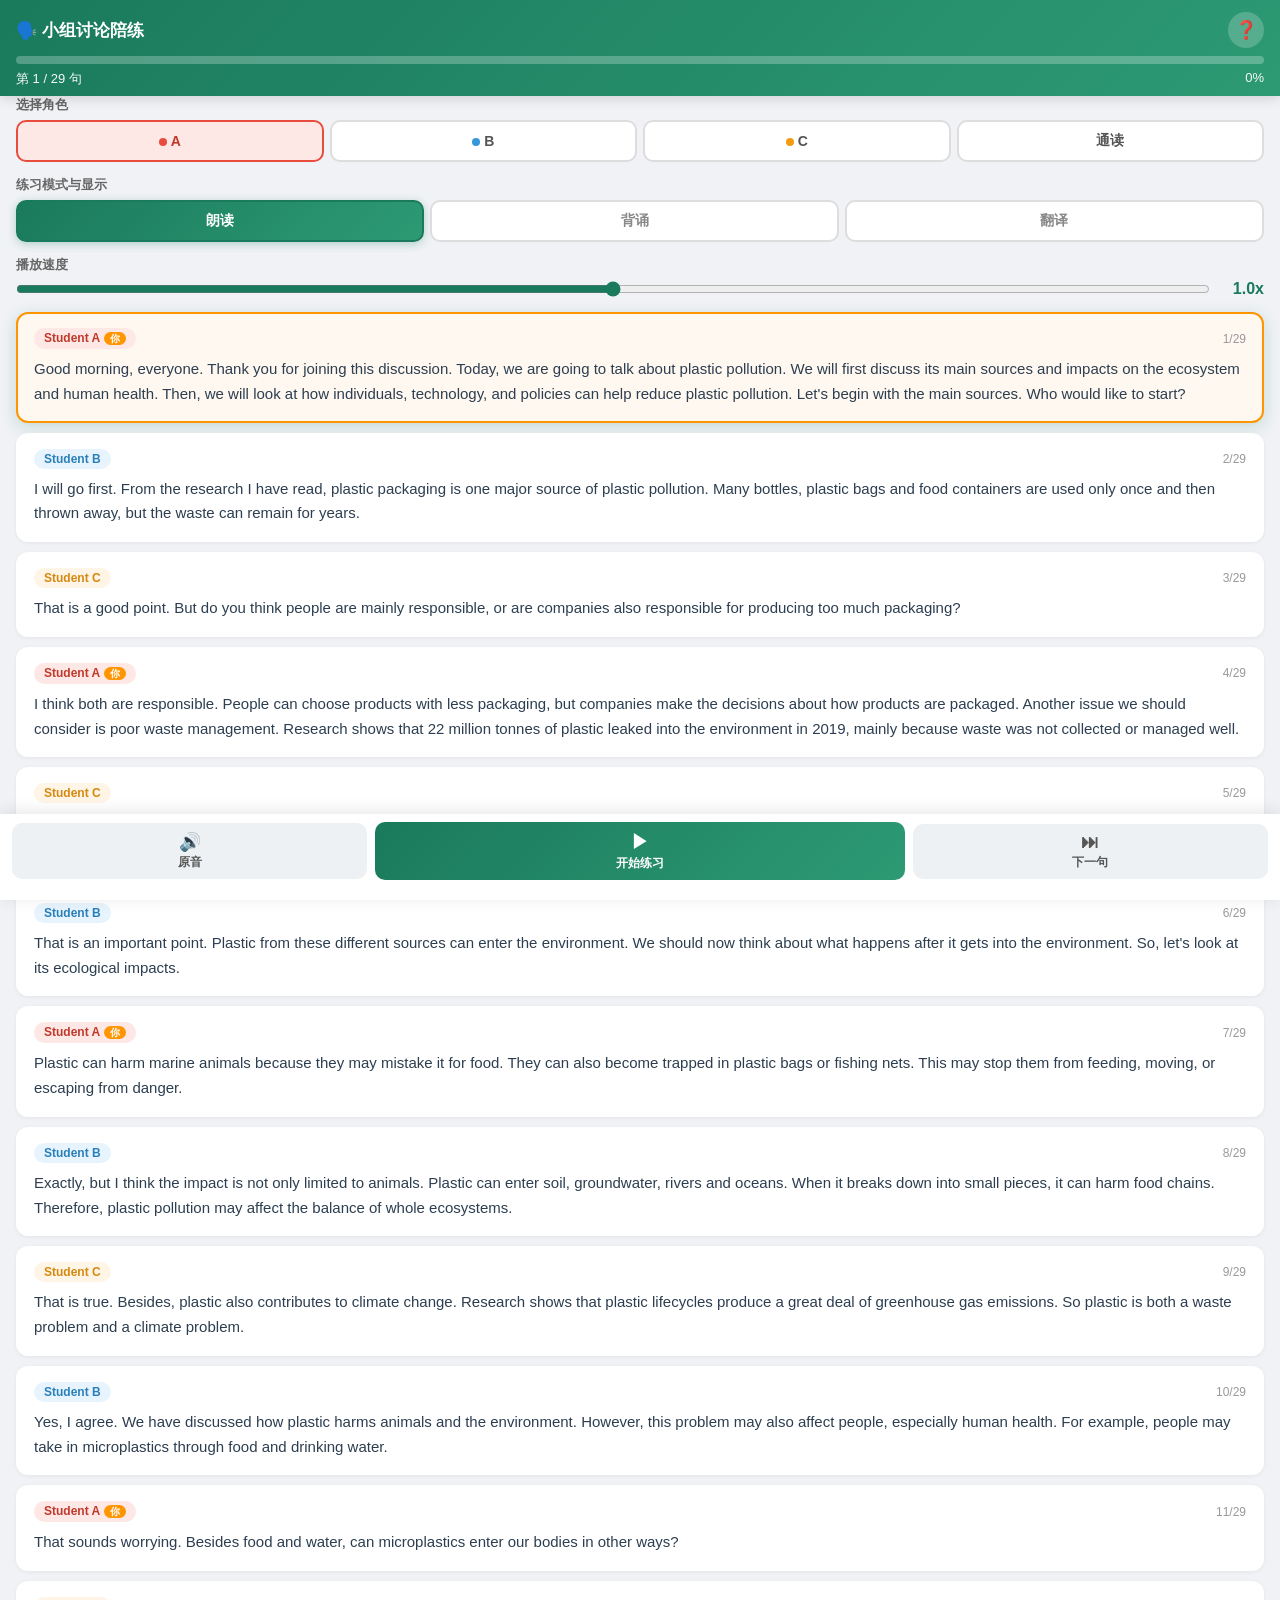
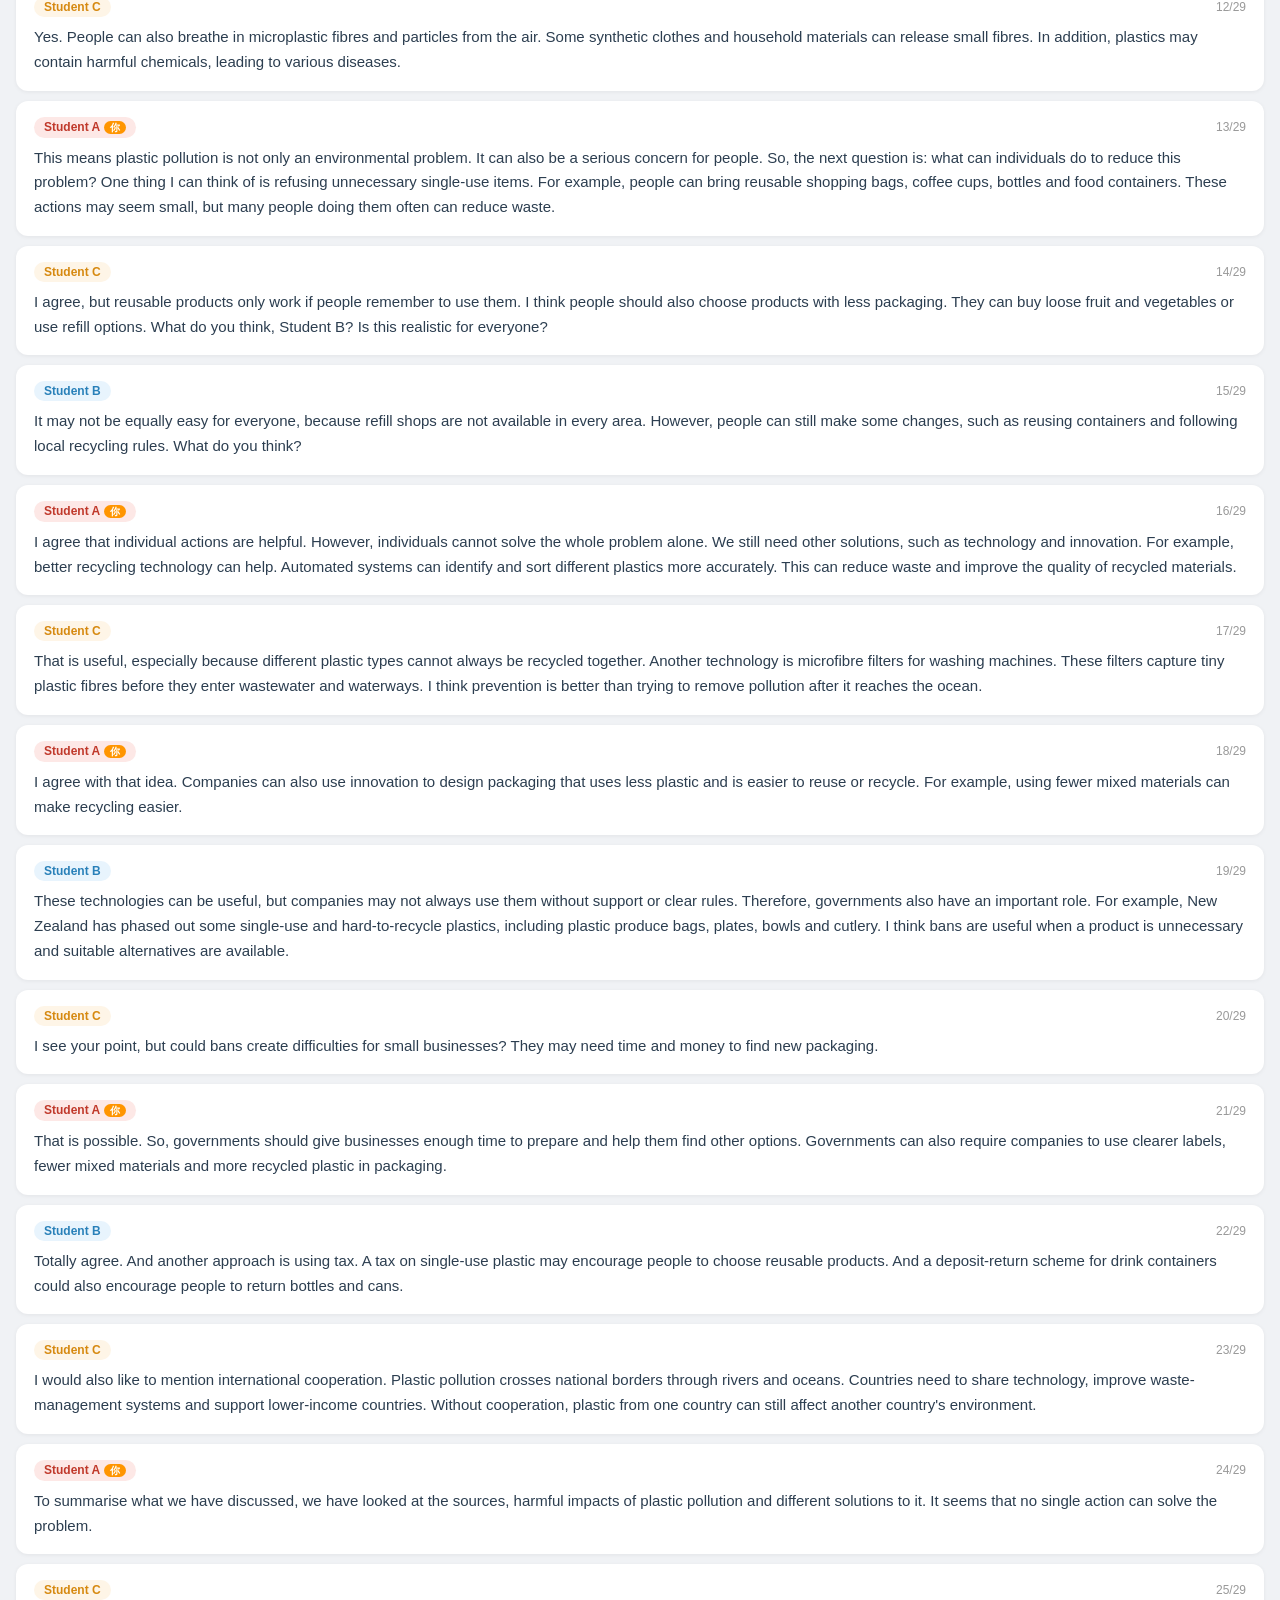
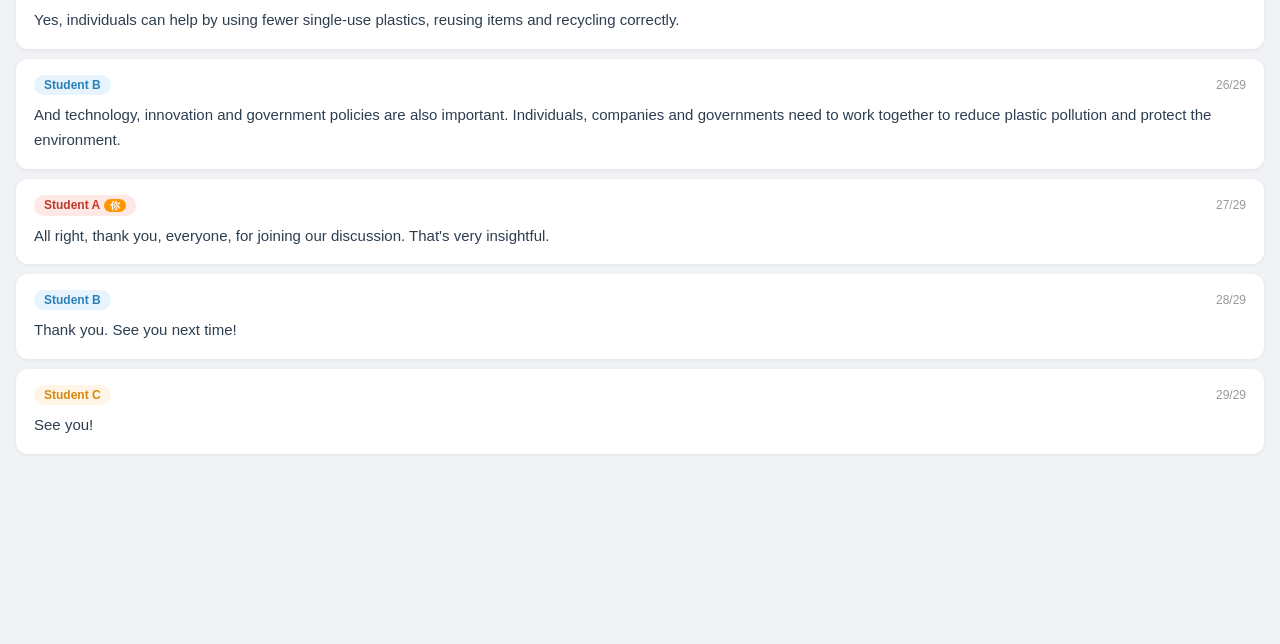
<file: v2/index.html>
<!DOCTYPE html>
<html lang="zh-CN">
<head>
<meta charset="UTF-8">
<meta name="viewport" content="width=device-width, initial-scale=1.0, maximum-scale=1.0, user-scalable=no">
<meta name="apple-mobile-web-app-capable" content="yes">
<title>小组讨论陪练 - Plastic Pollution</title>
<link rel="stylesheet" href="css/style.css?v=2.3">
</head>
<body>

<!-- Header (sticky top, like Excel freeze) -->
<div class="header">
  <div class="header-top">
    <div class="header-title">🗣️ 小组讨论陪练</div>
    <div class="header-icons">
      <button class="icon-btn" id="guideBtn" title="使用说明">❓</button>
    </div>
  </div>
  <div class="progress-bar"><div class="progress-fill" id="progressFill" style="width:0%"></div></div>
  <div class="progress-info">
    <span id="progressText">第 1 / 29 句</span>
    <span id="progressPercent">0%</span>
  </div>
</div>

<!-- Controls -->
<div class="controls">
  <div class="control-label">选择角色</div>
  <div class="role-seg" id="roleSeg">
    <button class="seg-btn" data-role="Student A"><span class="dot" style="background:#e74c3c"></span>A</button>
    <button class="seg-btn" data-role="Student B"><span class="dot" style="background:#3498db"></span>B</button>
    <button class="seg-btn" data-role="Student C"><span class="dot" style="background:#f39c12"></span>C</button>
    <button class="seg-btn" data-role="ALL">通读</button>
  </div>

  <div class="control-label">练习模式与显示</div>
  <div class="mode-translate-row">
    <div class="mode-seg" id="modeSeg">
      <button class="mode-btn active" data-mode="read">朗读</button>
      <button class="mode-btn" data-mode="recite">背诵</button>
    </div>
    <button class="toggle-btn" id="translateBtn">翻译</button>
  </div>

  <div class="control-label">播放速度</div>
  <div class="speed-row">
    <input type="range" id="speedRange" min="0.5" max="1.5" step="0.1" value="1.0">
    <span class="speed-val" id="speedVal">1.0x</span>
  </div>
</div>

<!-- Transcript -->
<div class="transcript" id="transcript"></div>

<!-- Bottom dock -->
<div class="dock">
  <div class="my-turn-bar" id="myTurnBar">
    <span id="myTurnText">🔴 轮到你了</span>
    <span class="speech-status" id="speechStatus" style="margin-left:8px"><span class="speech-dot"></span>识别中</span>
  </div>
  <div class="dock-buttons">
    <button class="dock-btn btn-secondary" id="audioBtn">
      <span class="btn-icon">🔊</span><span>原音</span>
    </button>
    <button class="dock-btn btn-primary" id="playBtn">
      <span class="btn-icon">▶</span><span>开始练习</span>
    </button>
    <button class="dock-btn btn-secondary" id="nextBtn">
      <span class="btn-icon">⏭</span><span>下一句</span>
    </button>
  </div>
</div>

<!-- Guide modal -->
<div class="modal" id="guideModal">
  <div class="modal-content">
    <h2>📖 使用说明</h2>
    <ol style="padding-left:20px;line-height:1.8;font-size:14px;color:#444;">
      <li><b>选角色</b>：选 A / B / C 扮演，或选「通读」全程自动播放。</li>
      <li><b>选模式</b>：朗读模式看着读；背诵模式台词变横线，读对的词逐个亮出来，全对自动继续。</li>
      <li><b>开始</b>：点底部 ▶ 开始，轮到你时底部红条闪烁。</li>
      <li><b>背诵提示</b>：背诵模式下按住「💡提示」，<span style="color:#e67e22">橙色</span>是没读对的词，<span style="color:#1a7a5c">绿色</span>是已读对的，松开恢复横线。</li>
      <li><b>🔊 原音</b>：点左下角原音按钮，播放当前句子的标准发音（背诵时可参考）。</li>
      <li><b>点单词查词</b>：点任意英文单词，弹出中文翻译和 🔊 读音（像查字典一样）。</li>
      <li><b>中文翻译</b>：点「🌐翻译」开关，每句英文下面显示中文。</li>
      <li><b>操作</b>：点任意台词可跳转；空格=播放/暂停，←→=上一句/下一句。</li>
    </ol>
    <div class="modal-actions" style="margin-top:20px;">
      <button class="btn-save" id="guideClose" style="flex:1;">知道了</button>
    </div>
  </div>
</div>

<!-- Stats modal -->
<div class="modal" id="statsModal">
  <div class="modal-content">
    <h2>🎉 练习完成！</h2>
    <div class="stats-grid">
      <div class="stat-card"><div class="stat-num" id="statTotal">29</div><div class="stat-label">总句数</div></div>
      <div class="stat-card"><div class="stat-num" id="statMine">0</div><div class="stat-label">本人台词</div></div>
      <div class="stat-card"><div class="stat-num" id="statTime">0:00</div><div class="stat-label">练习耗时</div></div>
      <div class="stat-card"><div class="stat-num" id="statRole">A</div><div class="stat-label">扮演角色</div></div>
    </div>
    <p class="stats-note" id="statsNote"></p>
    <div class="modal-actions">
      <button class="btn-cancel" id="statsClose">关闭</button>
      <button class="btn-save" id="statsRestart">🔄 再练一次</button>
    </div>
  </div>
</div>

<!-- Hidden silent audio for iOS silent mode unlock -->
<audio id="silentAudio" loop preload="auto"></audio>

<script>
// 0.5s silent WAV (16-bit mono 44100Hz) - unlocks iOS Playback audio session category
const SILENT_AUDIO_SRC = "[data-uri]";
</script>
<script src="js/config.js"></script>
<script src="js/audio.js"></script>
<script src="js/speech.js"></script>
<script src="js/app.js"></script>
<script>
window.addEventListener('load', function() {
  try {
    loadSettings();
    initAudio('audio/full_discussion.mp3');
    renderTranscript();
    updateProgress();
    updatePlayButton();
  } catch(e) {
    console.error('Init error:', e);
  }
});
</script>
<!-- Word tooltip for TTS + translation -->
<div class="word-tooltip" id="wordTooltip" style="display:none">
  <div class="tooltip-word" id="tooltipWord"></div>
  <div class="tooltip-translation" id="tooltipTranslation">加载中...</div>
  <button class="tooltip-tts-btn" id="tooltipTtsBtn">🔊 读音</button>
</div>

</body>
</html>
</file>
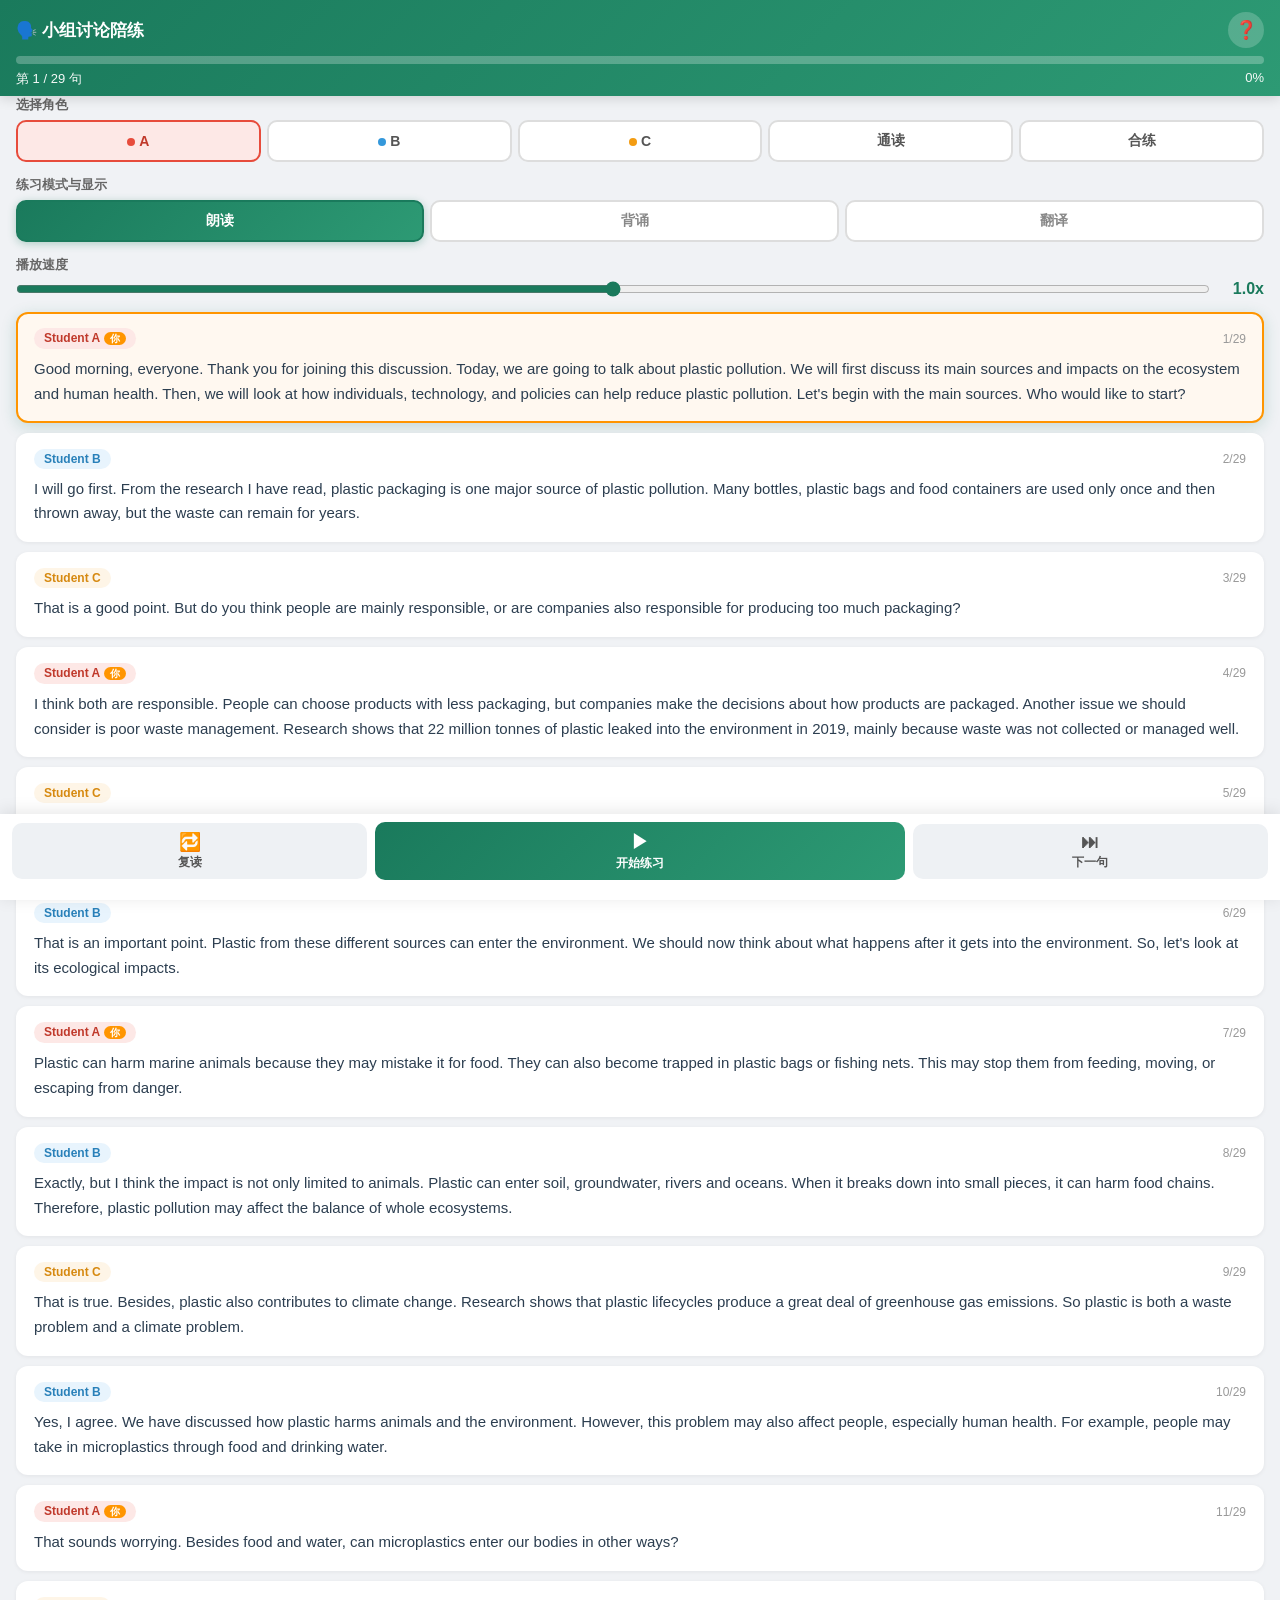
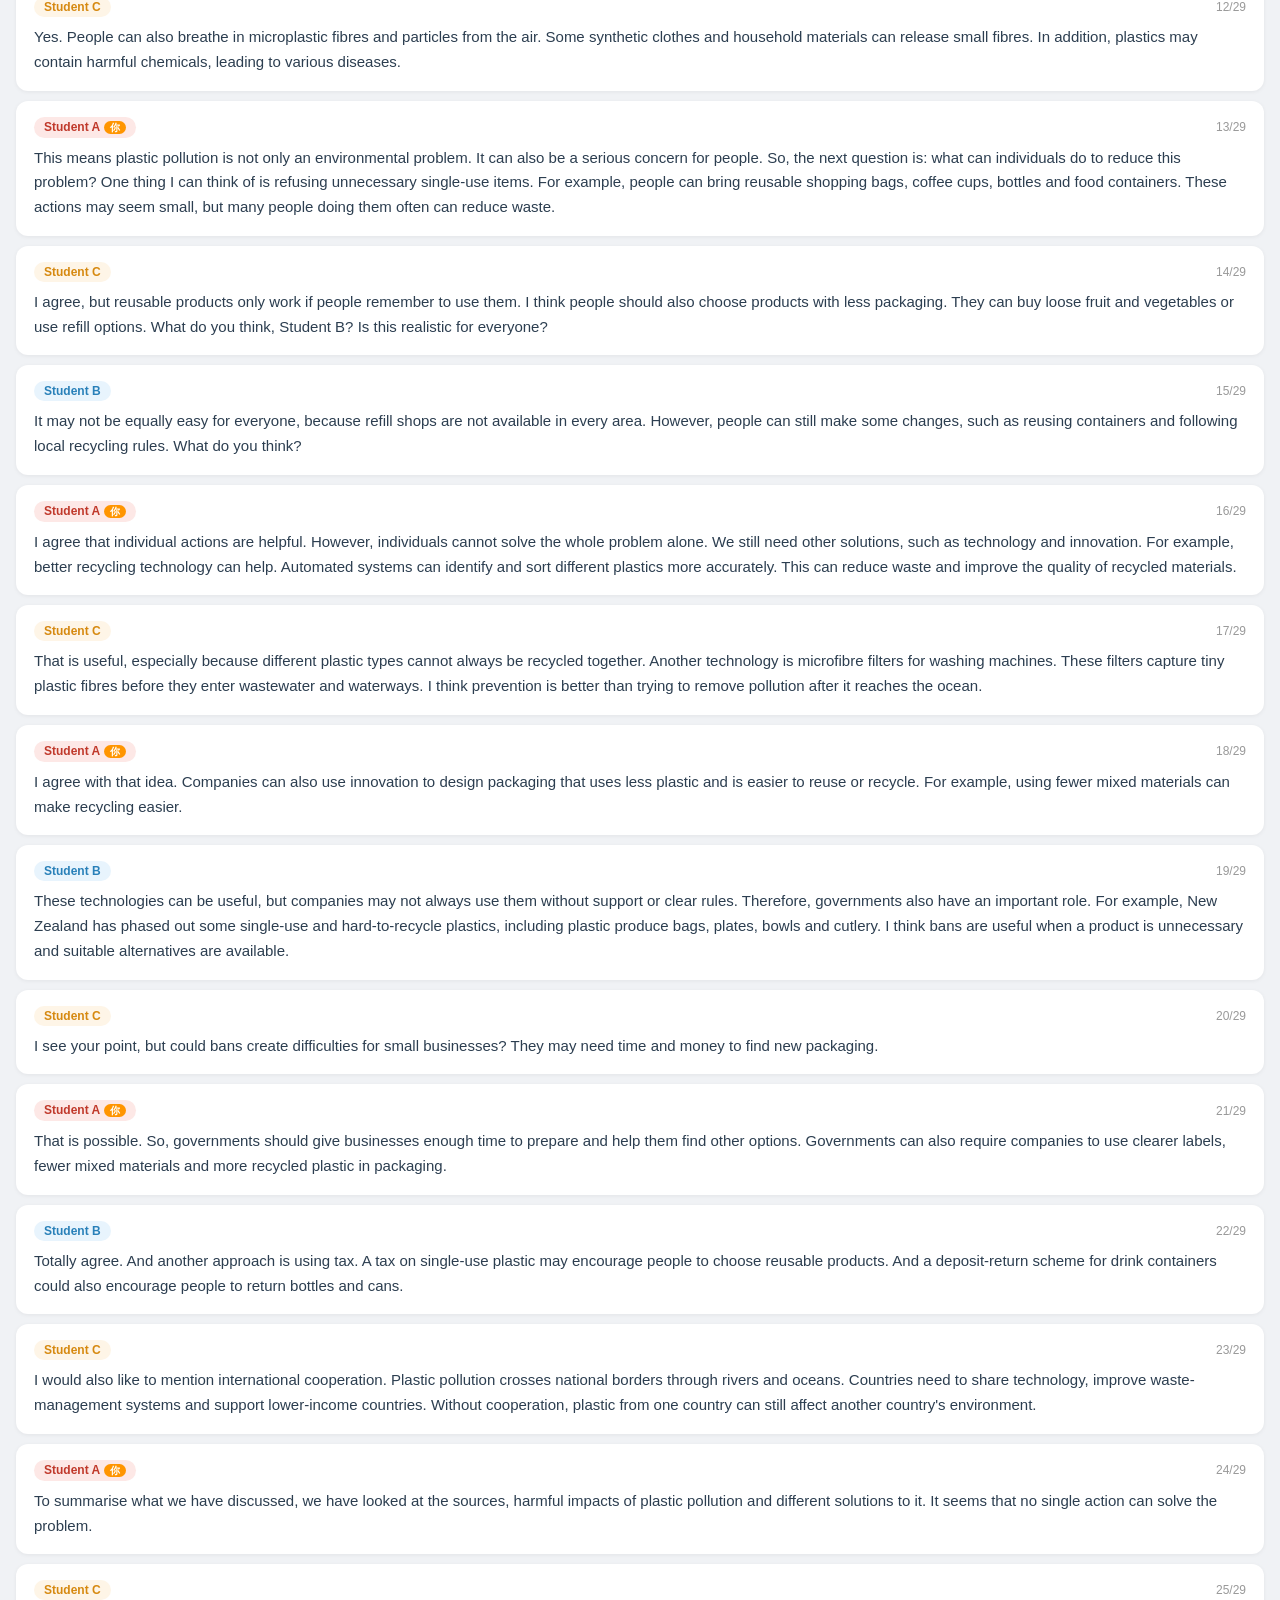
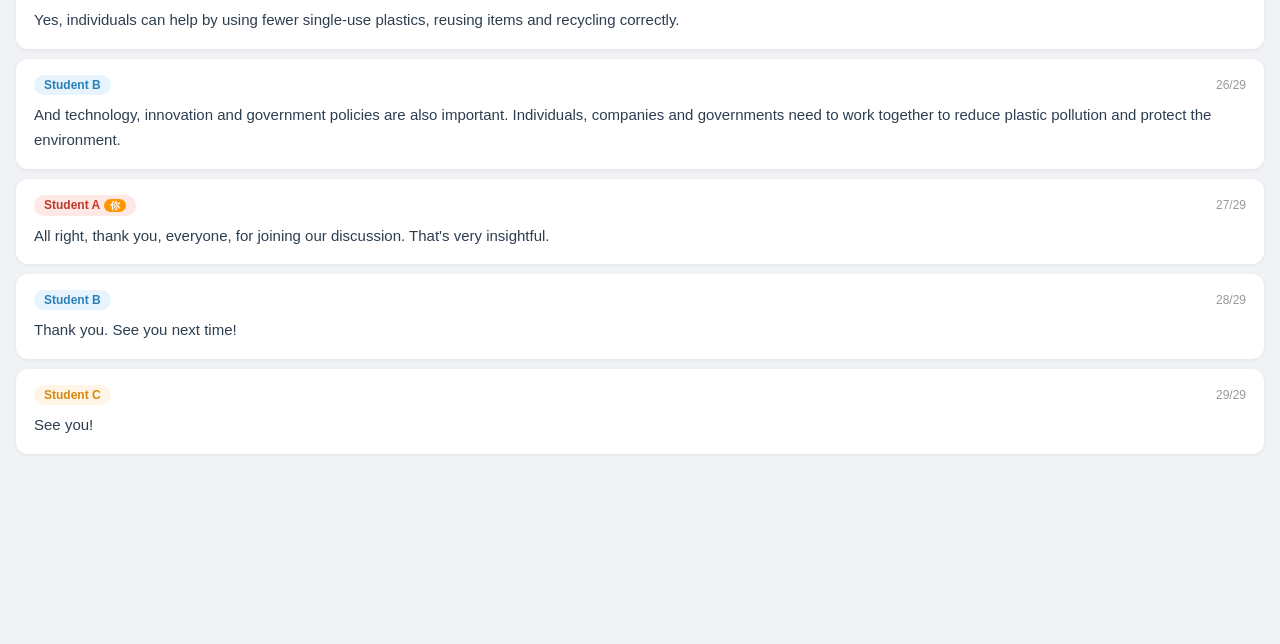
<file: v3/index.html>
<!DOCTYPE html>
<html lang="zh-CN">
<head>
<meta charset="UTF-8">
<meta name="viewport" content="width=device-width, initial-scale=1.0, maximum-scale=1.0, user-scalable=no">
<meta name="apple-mobile-web-app-capable" content="yes">
<title>小组讨论陪练 - Plastic Pollution</title>
<link rel="stylesheet" href="css/style.css?v=3.14">
</head>
<body>

<!-- Header (sticky top, like Excel freeze) -->
<div class="header">
  <div class="header-top">
    <div class="header-title">🗣️ 小组讨论陪练</div>
    <div class="header-icons">
      <button class="icon-btn" id="guideBtn" title="使用说明">❓</button>
    </div>
  </div>
  <div class="progress-bar"><div class="progress-fill" id="progressFill" style="width:0%"></div></div>
  <div class="progress-info">
    <span id="progressText">第 1 / 29 句</span>
    <span id="progressPercent">0%</span>
  </div>
</div>

<!-- Controls -->
<div class="controls">
  <div class="control-label">选择角色</div>
  <div class="role-seg" id="roleSeg">
    <button class="seg-btn" data-role="Student A"><span class="dot" style="background:#e74c3c"></span>A</button>
    <button class="seg-btn" data-role="Student B"><span class="dot" style="background:#3498db"></span>B</button>
    <button class="seg-btn" data-role="Student C"><span class="dot" style="background:#f39c12"></span>C</button>
    <button class="seg-btn" data-role="ALL">通读</button>
    <button class="seg-btn" data-role="GROUP">合练</button>
  </div>

  <div class="control-label">练习模式与显示</div>
  <div class="mode-translate-row">
    <div class="mode-seg" id="modeSeg">
      <button class="mode-btn active" data-mode="read">朗读</button>
      <button class="mode-btn" data-mode="recite">背诵</button>
    </div>
    <button class="toggle-btn" id="translateBtn">翻译</button>
  </div>

  <div class="control-label">播放速度</div>
  <div class="speed-row">
    <input type="range" id="speedRange" min="0.5" max="1.5" step="0.1" value="1.0">
    <span class="speed-val" id="speedVal">1.0x</span>
  </div>
</div>

<!-- Transcript -->
<div class="transcript" id="transcript"></div>

<!-- Bottom dock -->
<div class="dock">
  <div class="my-turn-bar" id="myTurnBar">
    <span id="myTurnText">🔴 轮到你了</span>
    <span class="speech-status" id="speechStatus" style="margin-left:8px"><span class="speech-dot"></span>识别中</span>
  </div>
  <div class="dock-buttons">
    <button class="dock-btn btn-secondary" id="audioBtn">
      <span class="btn-icon">🔊</span><span>原音</span>
    </button>
    <button class="dock-btn btn-primary" id="playBtn">
      <span class="btn-icon">▶</span><span>开始练习</span>
    </button>
    <button class="dock-btn btn-secondary" id="nextBtn">
      <span class="btn-icon">⏭</span><span>下一句</span>
    </button>
  </div>
</div>

<!-- Guide modal -->
<div class="modal" id="guideModal">
  <div class="modal-content">
    <h2>📖 使用说明</h2>
    <ol style="padding-left:20px;line-height:1.8;font-size:14px;color:#444;">
      <li><b>选角色</b>：选 A / B / C 扮演，或选「通读」全程自动播放。</li>
      <li><b>选模式</b>：朗读模式看着读；背诵模式台词变横线，读对的词逐个亮出来，全对自动继续。</li>
      <li><b>开始</b>：点底部 ▶ 开始，轮到你时底部红条闪烁。</li>
      <li><b>背诵提示</b>：背诵模式下按住「💡提示」，<span style="color:#e67e22">橙色</span>是没读对的词，<span style="color:#1a7a5c">绿色</span>是已读对的，松开恢复横线。</li>
      <li><b>🔊 原音</b>：点左下角原音按钮，播放当前句子的标准发音（背诵时可参考）。</li>
      <li><b>点单词查词</b>：点任意英文单词，弹出中文翻译和 🔊 读音（像查字典一样）。</li>
      <li><b>中文翻译</b>：点「🌐翻译」开关，每句英文下面显示中文。</li>
      <li><b>操作</b>：点任意台词可跳转；空格=播放/暂停，←→=上一句/下一句。</li>
    </ol>
    <div class="modal-actions" style="margin-top:20px;">
      <button class="btn-save" id="guideClose" style="flex:1;">知道了</button>
    </div>
  </div>
</div>

<!-- Stats modal -->
<div class="modal" id="statsModal">
  <div class="modal-content">
    <h2>🎉 练习完成！</h2>
    <div class="stats-grid">
      <div class="stat-card"><div class="stat-num" id="statTotal">29</div><div class="stat-label">总句数</div></div>
      <div class="stat-card"><div class="stat-num" id="statMine">0</div><div class="stat-label">本人台词</div></div>
      <div class="stat-card"><div class="stat-num" id="statTime">0:00</div><div class="stat-label">练习耗时</div></div>
      <div class="stat-card"><div class="stat-num" id="statRole">A</div><div class="stat-label">扮演角色</div></div>
    </div>
    <p class="stats-note" id="statsNote"></p>
    <div class="modal-actions">
      <button class="btn-cancel" id="statsClose">关闭</button>
      <button class="btn-save" id="statsRestart">🔄 再练一次</button>
    </div>
  </div>
</div>

<!-- Hidden silent audio for iOS silent mode unlock -->
<audio id="silentAudio" loop preload="auto"></audio>

<script>
// 0.5s silent WAV (16-bit mono 44100Hz) - unlocks iOS Playback audio session category
const SILENT_AUDIO_SRC = "[data-uri]";
</script>
<script src="js/config.js?v=3.14"></script>
<script src="js/audio.js?v=3.14"></script>
<script src="js/speech.js?v=3.14"></script>
<script src="js/app.js?v=3.14"></script>
<script>
window.addEventListener('load', function() {
  try {
    loadSettings();
    initAudio('audio/full_discussion.mp3');
    renderTranscript();
    updateProgress();
    updatePlayButton();
  } catch(e) {
    console.error('Init error:', e);
  }
});
</script>
<!-- Word tooltip for TTS + translation -->
<div class="word-tooltip" id="wordTooltip" style="display:none">
  <div class="tooltip-word" id="tooltipWord"></div>
  <div class="tooltip-translation" id="tooltipTranslation">加载中...</div>
  <button class="tooltip-tts-btn" id="tooltipTtsBtn">🔊 读音</button>
</div>

</body>
</html>
</file>
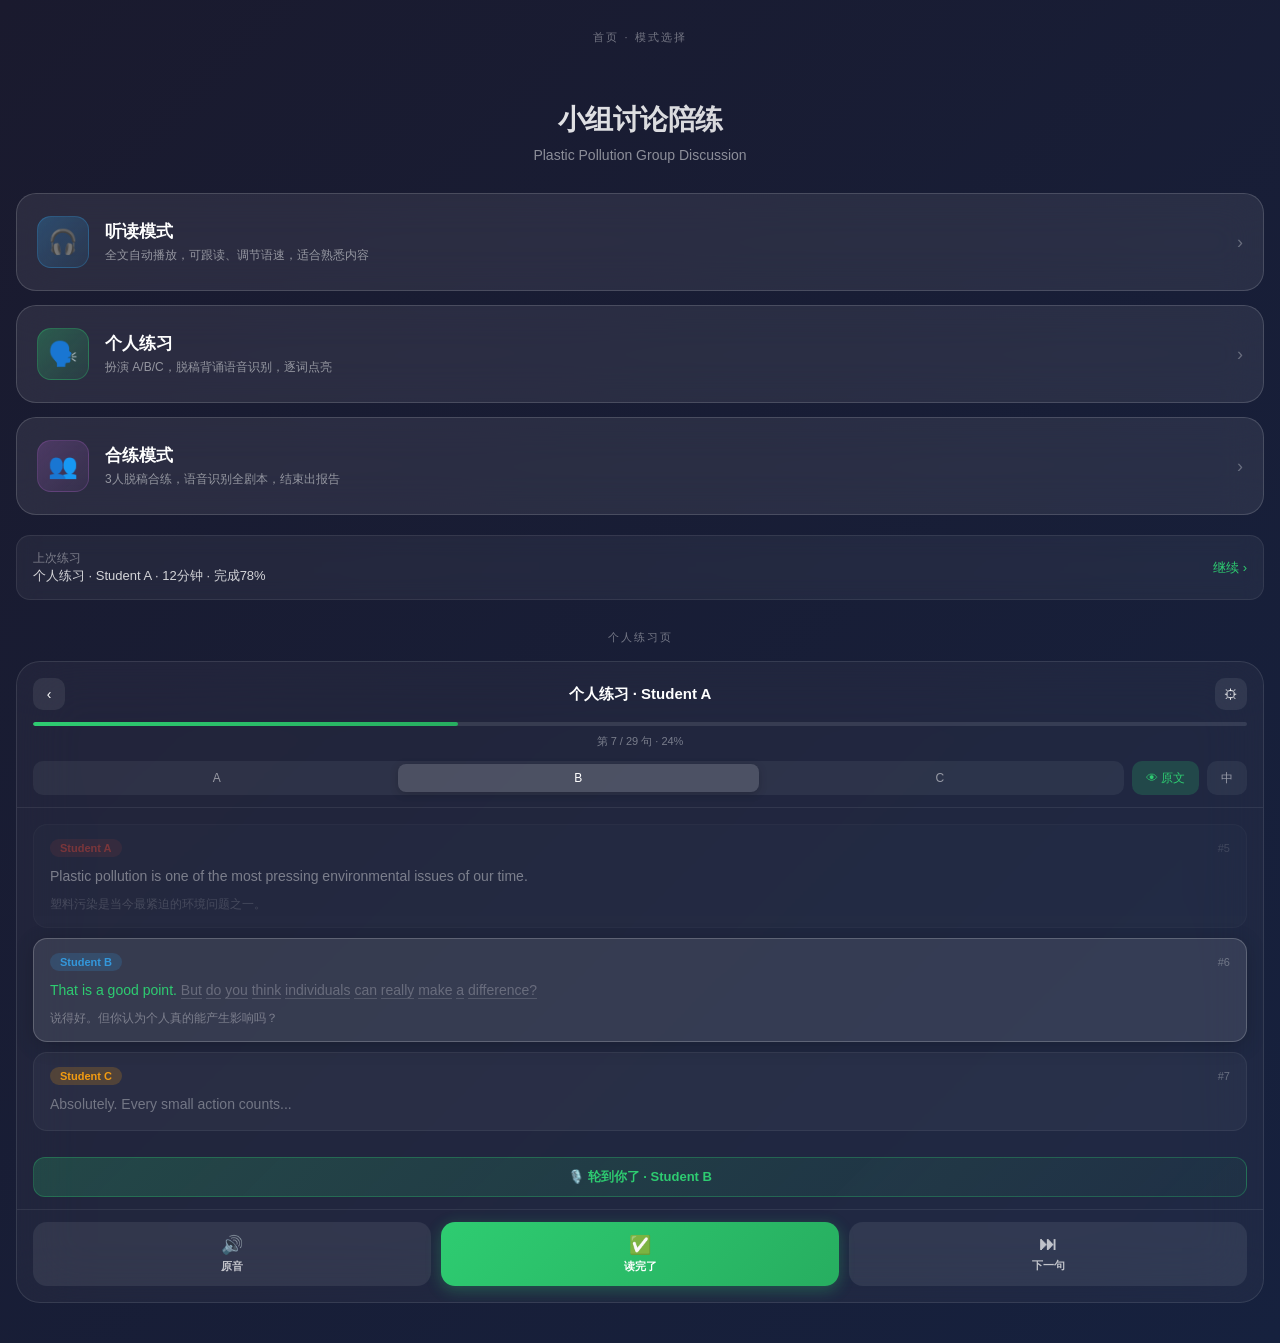
<file: v4/samples/1-glass.html>
<!DOCTYPE html>
<html lang="zh-CN">
<head>
<meta charset="UTF-8">
<meta name="viewport" content="width=device-width, initial-scale=1.0, maximum-scale=1.0, user-scalable=no">
<title>Glassmorphism - 小组讨论陪练</title>
<style>
  * { margin: 0; padding: 0; box-sizing: border-box; -webkit-tap-highlight-color: transparent; }
  body {
    font-family: -apple-system, BlinkMacSystemFont, 'SF Pro Display', 'Segoe UI', sans-serif;
    min-height: 100vh;
    background: linear-gradient(135deg, #1a1a2e 0%, #16213e 25%, #0f3460 50%, #533483 75%, #1a1a2e 100%);
    background-size: 400% 400%;
    animation: gradientShift 15s ease infinite;
    color: #fff;
    padding: 20px 16px 40px;
  }
  @keyframes gradientShift {
    0%, 100% { background-position: 0% 50%; }
    50% { background-position: 100% 50%; }
  }
  .section-label {
    text-align: center;
    font-size: 11px;
    text-transform: uppercase;
    letter-spacing: 2px;
    color: rgba(255,255,255,0.4);
    margin: 30px 0 16px;
  }
  .section-label:first-child { margin-top: 10px; }

  /* ========== HOME PAGE ========== */
  .home-header {
    text-align: center;
    padding: 40px 0 30px;
  }
  .home-title {
    font-size: 28px;
    font-weight: 700;
    letter-spacing: -0.5px;
    margin-bottom: 8px;
    background: linear-gradient(135deg, #fff 0%, rgba(255,255,255,0.7) 100%);
    -webkit-background-clip: text;
    -webkit-text-fill-color: transparent;
  }
  .home-subtitle {
    font-size: 14px;
    color: rgba(255,255,255,0.5);
    font-weight: 400;
  }
  .mode-card {
    background: rgba(255,255,255,0.08);
    backdrop-filter: blur(20px);
    -webkit-backdrop-filter: blur(20px);
    border: 1px solid rgba(255,255,255,0.15);
    border-radius: 20px;
    padding: 22px 20px;
    margin-bottom: 14px;
    display: flex;
    align-items: center;
    gap: 16px;
    transition: all 0.3s ease;
  }
  .mode-card:active { transform: scale(0.98); background: rgba(255,255,255,0.12); }
  .mode-icon {
    width: 52px; height: 52px;
    border-radius: 14px;
    display: flex; align-items: center; justify-content: center;
    font-size: 24px;
    flex-shrink: 0;
  }
  .mode-icon.listen { background: linear-gradient(135deg, rgba(52,152,219,0.3), rgba(52,152,219,0.1)); border: 1px solid rgba(52,152,219,0.3); }
  .mode-icon.practice { background: linear-gradient(135deg, rgba(46,204,113,0.3), rgba(46,204,113,0.1)); border: 1px solid rgba(46,204,113,0.3); }
  .mode-icon.group { background: linear-gradient(135deg, rgba(155,89,182,0.3), rgba(155,89,182,0.1)); border: 1px solid rgba(155,89,182,0.3); }
  .mode-info { flex: 1; }
  .mode-name { font-size: 17px; font-weight: 600; margin-bottom: 4px; }
  .mode-desc { font-size: 12px; color: rgba(255,255,255,0.5); line-height: 1.4; }
  .mode-arrow { color: rgba(255,255,255,0.3); font-size: 18px; }

  .last-session {
    background: rgba(255,255,255,0.05);
    backdrop-filter: blur(10px);
    border: 1px solid rgba(255,255,255,0.08);
    border-radius: 14px;
    padding: 14px 16px;
    margin-top: 20px;
    display: flex;
    justify-content: space-between;
    align-items: center;
  }
  .last-label { font-size: 12px; color: rgba(255,255,255,0.4); }
  .last-value { font-size: 13px; color: rgba(255,255,255,0.8); font-weight: 500; }

  /* ========== PRACTICE PAGE ========== */
  .practice-page {
    background: rgba(255,255,255,0.04);
    backdrop-filter: blur(30px);
    -webkit-backdrop-filter: blur(30px);
    border: 1px solid rgba(255,255,255,0.1);
    border-radius: 24px;
    overflow: hidden;
    margin-top: 10px;
  }
  .practice-header {
    padding: 16px 16px 12px;
    border-bottom: 1px solid rgba(255,255,255,0.08);
  }
  .practice-top {
    display: flex;
    justify-content: space-between;
    align-items: center;
    margin-bottom: 12px;
  }
  .back-btn {
    width: 32px; height: 32px;
    border-radius: 10px;
    background: rgba(255,255,255,0.08);
    display: flex; align-items: center; justify-content: center;
    font-size: 14px;
  }
  .practice-title { font-size: 15px; font-weight: 600; }
  .settings-btn {
    width: 32px; height: 32px;
    border-radius: 10px;
    background: rgba(255,255,255,0.08);
    display: flex; align-items: center; justify-content: center;
    font-size: 14px;
  }
  .progress-bar-container {
    height: 4px;
    background: rgba(255,255,255,0.1);
    border-radius: 2px;
    overflow: hidden;
    margin-bottom: 8px;
  }
  .progress-fill {
    height: 100%;
    width: 35%;
    background: linear-gradient(90deg, #2ecc71, #27ae60);
    border-radius: 2px;
  }
  .progress-text {
    font-size: 11px;
    color: rgba(255,255,255,0.4);
    text-align: center;
  }
  .controls-row {
    display: flex;
    gap: 8px;
    margin-top: 12px;
  }
  .seg-control {
    flex: 1;
    display: flex;
    background: rgba(255,255,255,0.06);
    border-radius: 10px;
    padding: 3px;
  }
  .seg-btn {
    flex: 1;
    padding: 7px 0;
    text-align: center;
    font-size: 12px;
    font-weight: 500;
    border-radius: 8px;
    color: rgba(255,255,255,0.5);
    transition: all 0.2s;
  }
  .seg-btn.active {
    background: rgba(255,255,255,0.15);
    color: #fff;
    box-shadow: 0 2px 8px rgba(0,0,0,0.2);
  }
  .toggle-btn {
    padding: 7px 14px;
    background: rgba(255,255,255,0.06);
    border-radius: 10px;
    font-size: 12px;
    font-weight: 500;
    color: rgba(255,255,255,0.5);
    display: flex;
    align-items: center;
    gap: 5px;
  }
  .toggle-btn.on { background: rgba(46,204,113,0.2); color: #2ecc71; }

  .transcript-area {
    padding: 16px;
    max-height: 380px;
    overflow-y: auto;
  }
  .sentence {
    padding: 14px 16px;
    border-radius: 14px;
    margin-bottom: 10px;
    background: rgba(255,255,255,0.04);
    border: 1px solid rgba(255,255,255,0.06);
    transition: all 0.3s;
  }
  .sentence.current {
    background: rgba(255,255,255,0.1);
    border: 1px solid rgba(255,255,255,0.2);
    box-shadow: 0 4px 20px rgba(0,0,0,0.2);
  }
  .sentence.played { opacity: 0.45; }
  .sentence-meta {
    display: flex;
    justify-content: space-between;
    align-items: center;
    margin-bottom: 8px;
  }
  .role-tag {
    font-size: 11px;
    font-weight: 600;
    padding: 3px 10px;
    border-radius: 20px;
  }
  .role-A { background: rgba(231,76,60,0.2); color: #e74c3c; }
  .role-B { background: rgba(52,152,219,0.2); color: #3498db; }
  .role-C { background: rgba(243,156,18,0.2); color: #f39c12; }
  .sentence-num { font-size: 11px; color: rgba(255,255,255,0.3); }
  .sentence-text {
    font-size: 14px;
    line-height: 1.7;
    color: rgba(255,255,255,0.9);
  }
  .sentence-text .word-matched { color: #2ecc71; font-weight: 500; }
  .sentence-text .word-blank { color: rgba(255,255,255,0.25); border-bottom: 1px solid rgba(255,255,255,0.15); }
  .sentence-zh {
    font-size: 12px;
    color: rgba(255,255,255,0.35);
    margin-top: 6px;
    line-height: 1.5;
  }
  .my-turn-banner {
    background: linear-gradient(135deg, rgba(46,204,113,0.2), rgba(46,204,113,0.05));
    border: 1px solid rgba(46,204,113,0.3);
    border-radius: 12px;
    padding: 10px 16px;
    margin: 0 16px 12px;
    text-align: center;
    font-size: 13px;
    font-weight: 600;
    color: #2ecc71;
    animation: pulse 2s infinite;
  }
  @keyframes pulse {
    0%, 100% { opacity: 1; }
    50% { opacity: 0.7; }
  }
  .bottom-dock {
    padding: 12px 16px 16px;
    border-top: 1px solid rgba(255,255,255,0.08);
    display: flex;
    gap: 10px;
  }
  .dock-btn {
    flex: 1;
    padding: 12px 0;
    border-radius: 14px;
    text-align: center;
    font-size: 13px;
    font-weight: 600;
    display: flex;
    flex-direction: column;
    align-items: center;
    gap: 3px;
    transition: all 0.2s;
  }
  .dock-btn:active { transform: scale(0.96); }
  .dock-btn.secondary {
    background: rgba(255,255,255,0.08);
    color: rgba(255,255,255,0.7);
  }
  .dock-btn.primary {
    background: linear-gradient(135deg, #2ecc71, #27ae60);
    color: #fff;
    box-shadow: 0 4px 15px rgba(46,204,113,0.3);
  }
  .dock-btn .btn-icon { font-size: 18px; }
  .dock-btn .btn-label { font-size: 11px; }
</style>
</head>
<body>

<!-- ========== HOME PAGE ========== -->
<div class="section-label">首页 · 模式选择</div>
<div class="home-header">
  <div class="home-title">小组讨论陪练</div>
  <div class="home-subtitle">Plastic Pollution Group Discussion</div>
</div>

<div class="mode-card">
  <div class="mode-icon listen">🎧</div>
  <div class="mode-info">
    <div class="mode-name">听读模式</div>
    <div class="mode-desc">全文自动播放，可跟读、调节语速，适合熟悉内容</div>
  </div>
  <div class="mode-arrow">›</div>
</div>

<div class="mode-card">
  <div class="mode-icon practice">🗣️</div>
  <div class="mode-info">
    <div class="mode-name">个人练习</div>
    <div class="mode-desc">扮演 A/B/C，脱稿背诵语音识别，逐词点亮</div>
  </div>
  <div class="mode-arrow">›</div>
</div>

<div class="mode-card">
  <div class="mode-icon group">👥</div>
  <div class="mode-info">
    <div class="mode-name">合练模式</div>
    <div class="mode-desc">3人脱稿合练，语音识别全剧本，结束出报告</div>
  </div>
  <div class="mode-arrow">›</div>
</div>

<div class="last-session">
  <div>
    <div class="last-label">上次练习</div>
    <div class="last-value">个人练习 · Student A · 12分钟 · 完成78%</div>
  </div>
  <div class="last-value" style="color:#2ecc71;">继续 ›</div>
</div>

<!-- ========== PRACTICE PAGE ========== -->
<div class="section-label">个人练习页</div>
<div class="practice-page">
  <div class="practice-header">
    <div class="practice-top">
      <div class="back-btn">‹</div>
      <div class="practice-title">个人练习 · Student A</div>
      <div class="settings-btn">⚙</div>
    </div>
    <div class="progress-bar-container"><div class="progress-fill"></div></div>
    <div class="progress-text">第 7 / 29 句 · 24%</div>
    <div class="controls-row">
      <div class="seg-control">
        <div class="seg-btn">A</div>
        <div class="seg-btn active">B</div>
        <div class="seg-btn">C</div>
      </div>
      <div class="toggle-btn on">👁 原文</div>
      <div class="toggle-btn">中</div>
    </div>
  </div>

  <div class="transcript-area">
    <div class="sentence played">
      <div class="sentence-meta">
        <span class="role-tag role-A">Student A</span>
        <span class="sentence-num">#5</span>
      </div>
      <div class="sentence-text">Plastic pollution is one of the most pressing environmental issues of our time.</div>
      <div class="sentence-zh">塑料污染是当今最紧迫的环境问题之一。</div>
    </div>

    <div class="sentence current">
      <div class="sentence-meta">
        <span class="role-tag role-B">Student B</span>
        <span class="sentence-num">#6</span>
      </div>
      <div class="sentence-text">
        <span class="word-matched">That</span>
        <span class="word-matched">is</span>
        <span class="word-matched">a</span>
        <span class="word-matched">good</span>
        <span class="word-matched">point.</span>
        <span class="word-blank">But</span>
        <span class="word-blank">do</span>
        <span class="word-blank">you</span>
        <span class="word-blank">think</span>
        <span class="word-blank">individuals</span>
        <span class="word-blank">can</span>
        <span class="word-blank">really</span>
        <span class="word-blank">make</span>
        <span class="word-blank">a</span>
        <span class="word-blank">difference?</span>
      </div>
      <div class="sentence-zh">说得好。但你认为个人真的能产生影响吗？</div>
    </div>

    <div class="sentence">
      <div class="sentence-meta">
        <span class="role-tag role-C">Student C</span>
        <span class="sentence-num">#7</span>
      </div>
      <div class="sentence-text" style="color:rgba(255,255,255,0.35)">Absolutely. Every small action counts...</div>
    </div>
  </div>

  <div class="my-turn-banner">🎙️ 轮到你了 · Student B</div>

  <div class="bottom-dock">
    <div class="dock-btn secondary">
      <span class="btn-icon">🔊</span>
      <span class="btn-label">原音</span>
    </div>
    <div class="dock-btn primary">
      <span class="btn-icon">✅</span>
      <span class="btn-label">读完了</span>
    </div>
    <div class="dock-btn secondary">
      <span class="btn-icon">⏭</span>
      <span class="btn-label">下一句</span>
    </div>
  </div>
</div>

</body>
</html>
</file>
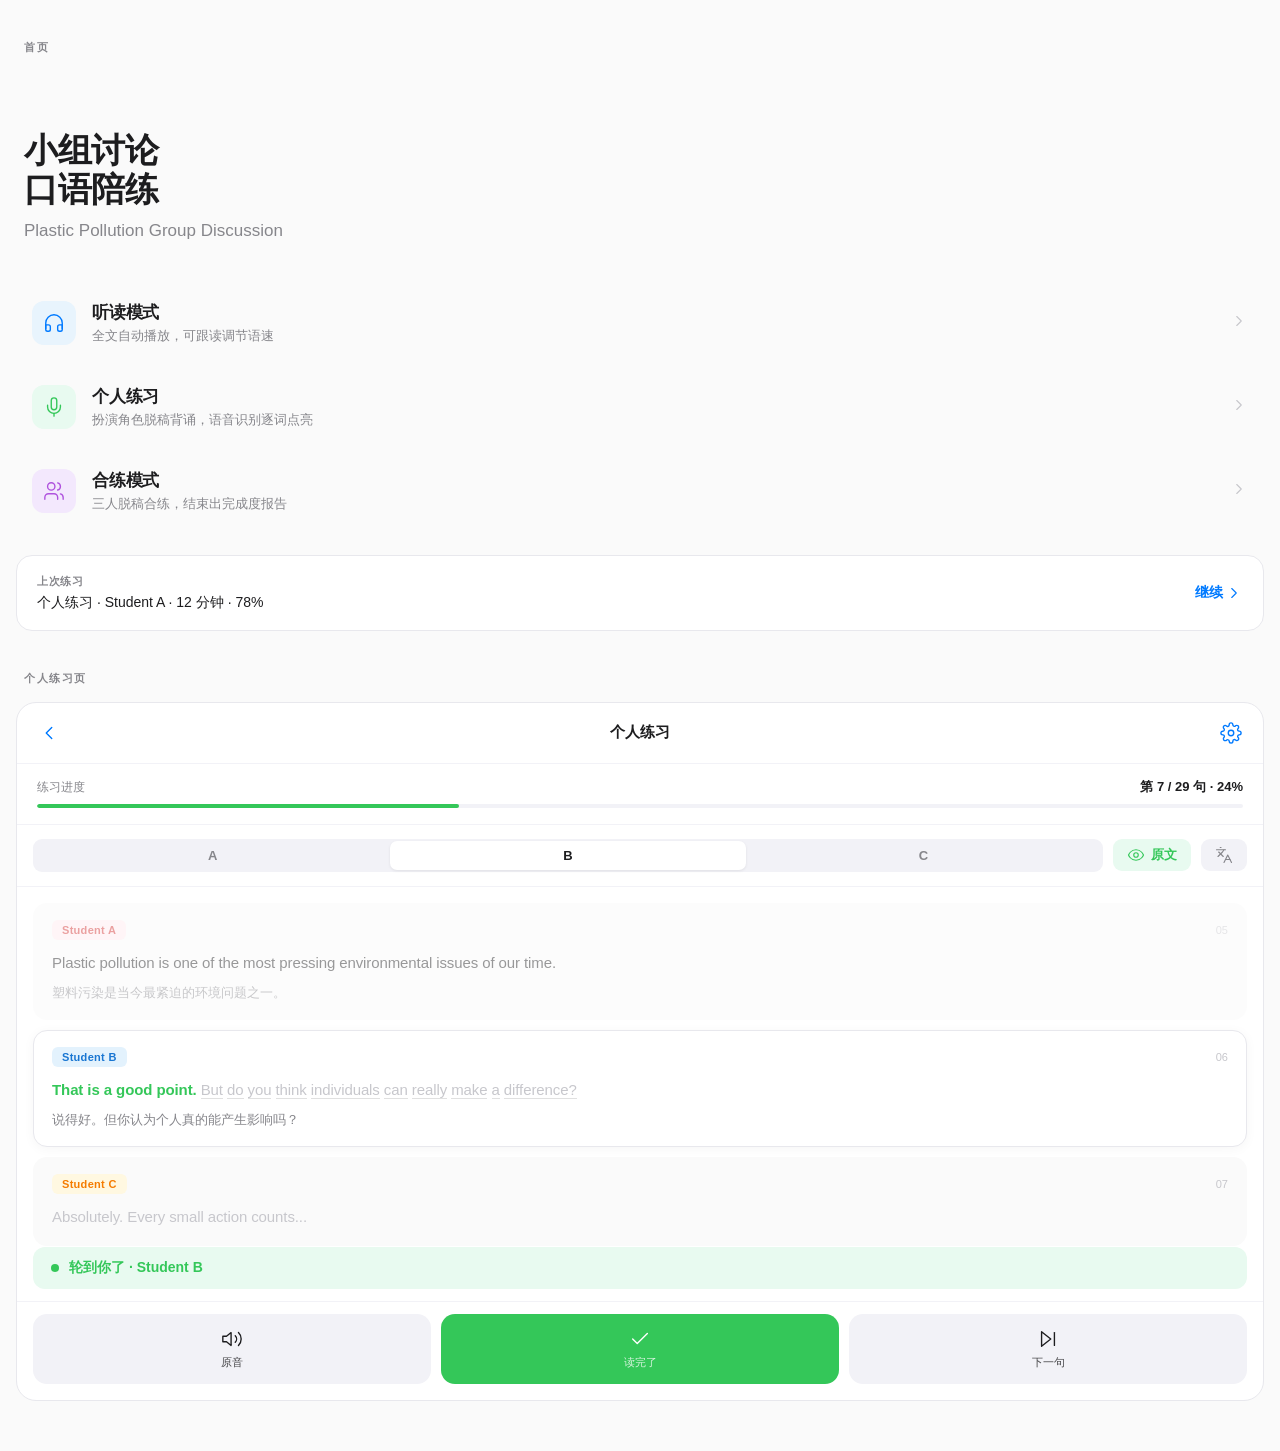
<file: v4/samples/1-minimal-light.html>
<!DOCTYPE html>
<html lang="zh-CN">
<head>
<meta charset="UTF-8">
<meta name="viewport" content="width=device-width, initial-scale=1.0, maximum-scale=1.0, user-scalable=no">
<title>Minimal Light</title>
<style>
  * { margin: 0; padding: 0; box-sizing: border-box; -webkit-tap-highlight-color: transparent; }
  body {
    font-family: -apple-system, BlinkMacSystemFont, 'SF Pro Display', 'SF Pro Text', 'Helvetica Neue', sans-serif;
    background: #fafafa;
    color: #1d1d1f;
    padding: 0 0 50px;
    -webkit-font-smoothing: antialiased;
  }
  .svg-icon { width: 22px; height: 22px; stroke: currentColor; stroke-width: 1.5; fill: none; stroke-linecap: round; stroke-linejoin: round; }
  .svg-icon-sm { width: 18px; height: 18px; stroke: currentColor; stroke-width: 1.5; fill: none; stroke-linecap: round; stroke-linejoin: round; }
  .svg-icon-lg { width: 28px; height: 28px; stroke: currentColor; stroke-width: 1.5; fill: none; stroke-linecap: round; stroke-linejoin: round; }

  .section-label {
    font-size: 11px;
    font-weight: 600;
    letter-spacing: 1.5px;
    text-transform: uppercase;
    color: #86868b;
    padding: 40px 24px 16px;
  }

  /* ========== HOME ========== */
  .home-hero {
    padding: 60px 24px 40px;
  }
  .home-hero h1 {
    font-size: 34px;
    font-weight: 700;
    letter-spacing: -0.5px;
    line-height: 1.15;
    margin-bottom: 10px;
  }
  .home-hero p {
    font-size: 17px;
    color: #86868b;
    font-weight: 400;
    line-height: 1.4;
  }
  .mode-list {
    padding: 0 16px;
  }
  .mode-item {
    display: flex;
    align-items: center;
    gap: 16px;
    padding: 18px 16px;
    border-radius: 14px;
    margin-bottom: 4px;
    transition: background 0.2s;
  }
  .mode-item:active { background: #f0f0f0; }
  .mode-icon-wrap {
    width: 44px; height: 44px;
    border-radius: 12px;
    display: flex; align-items: center; justify-content: center;
    flex-shrink: 0;
  }
  .mode-icon-wrap.listen { background: #e8f4fd; color: #007aff; }
  .mode-icon-wrap.practice { background: #e8faf0; color: #34c759; }
  .mode-icon-wrap.group { background: #f3e8fd; color: #af52de; }
  .mode-text { flex: 1; }
  .mode-text h3 {
    font-size: 17px;
    font-weight: 600;
    margin-bottom: 3px;
    letter-spacing: -0.2px;
  }
  .mode-text p {
    font-size: 13px;
    color: #86868b;
    line-height: 1.35;
  }
  .mode-chevron { color: #c7c7cc; flex-shrink: 0; }

  .last-session {
    margin: 24px 16px 0;
    padding: 18px 20px;
    background: #fff;
    border-radius: 16px;
    border: 1px solid #e8e8ed;
    display: flex;
    justify-content: space-between;
    align-items: center;
  }
  .last-info .label {
    font-size: 11px;
    font-weight: 600;
    letter-spacing: 0.5px;
    text-transform: uppercase;
    color: #86868b;
    margin-bottom: 5px;
  }
  .last-info .value {
    font-size: 14px;
    font-weight: 500;
    color: #1d1d1f;
  }
  .last-continue {
    font-size: 14px;
    font-weight: 600;
    color: #007aff;
    display: flex;
    align-items: center;
    gap: 2px;
  }

  /* ========== PRACTICE ========== */
  .practice-page {
    background: #fff;
    margin: 0 16px;
    border-radius: 20px;
    border: 1px solid #e8e8ed;
    overflow: hidden;
  }
  .practice-nav {
    display: flex;
    align-items: center;
    justify-content: space-between;
    padding: 14px 16px;
    border-bottom: 1px solid #f2f2f7;
  }
  .nav-btn {
    width: 32px; height: 32px;
    border-radius: 10px;
    display: flex; align-items: center; justify-content: center;
    color: #007aff;
    transition: background 0.2s;
  }
  .nav-btn:active { background: #f2f2f7; }
  .nav-title {
    font-size: 15px;
    font-weight: 600;
    letter-spacing: -0.2px;
  }
  .progress-section {
    padding: 14px 20px 16px;
    border-bottom: 1px solid #f2f2f7;
  }
  .progress-row {
    display: flex;
    justify-content: space-between;
    align-items: baseline;
    margin-bottom: 8px;
  }
  .progress-label {
    font-size: 12px;
    font-weight: 500;
    color: #86868b;
  }
  .progress-value {
    font-size: 13px;
    font-weight: 600;
    color: #1d1d1f;
  }
  .progress-track {
    height: 4px;
    background: #f2f2f7;
    border-radius: 2px;
    overflow: hidden;
  }
  .progress-fill-bar {
    height: 100%;
    width: 35%;
    background: #34c759;
    border-radius: 2px;
    transition: width 0.3s;
  }
  .controls-section {
    padding: 14px 16px;
    display: flex;
    gap: 10px;
    align-items: center;
    border-bottom: 1px solid #f2f2f7;
  }
  .role-seg {
    flex: 1;
    display: flex;
    background: #f2f2f7;
    border-radius: 9px;
    padding: 2px;
  }
  .role-seg button {
    flex: 1;
    padding: 7px 0;
    border: none;
    background: transparent;
    font-size: 13px;
    font-weight: 600;
    color: #86868b;
    border-radius: 7px;
    font-family: inherit;
    transition: all 0.2s;
  }
  .role-seg button.active {
    background: #fff;
    color: #1d1d1f;
    box-shadow: 0 1px 3px rgba(0,0,0,0.08);
  }
  .toggle-pill {
    padding: 7px 14px;
    background: #f2f2f7;
    border-radius: 9px;
    font-size: 13px;
    font-weight: 600;
    color: #86868b;
    display: flex;
    align-items: center;
    gap: 6px;
    transition: all 0.2s;
  }
  .toggle-pill.on {
    background: #e8faf0;
    color: #34c759;
  }

  .transcript-section {
    padding: 16px;
    max-height: 360px;
    overflow-y: auto;
  }
  .sentence-block {
    padding: 16px 18px;
    border-radius: 14px;
    margin-bottom: 10px;
    background: #fafafa;
    border: 1px solid transparent;
    transition: all 0.3s;
  }
  .sentence-block.current {
    background: #fff;
    border-color: #e8e8ed;
    box-shadow: 0 2px 12px rgba(0,0,0,0.04);
  }
  .sentence-block.played { opacity: 0.45; }
  .sentence-header {
    display: flex;
    justify-content: space-between;
    align-items: center;
    margin-bottom: 10px;
  }
  .role-badge {
    font-size: 11px;
    font-weight: 700;
    letter-spacing: 0.3px;
    padding: 4px 10px;
    border-radius: 6px;
  }
  .role-badge.A { background: #ffebee; color: #d32f2f; }
  .role-badge.B { background: #e3f2fd; color: #1976d2; }
  .role-badge.C { background: #fff8e1; color: #f57c00; }
  .sentence-index {
    font-size: 11px;
    font-weight: 500;
    color: #c7c7cc;
  }
  .sentence-content {
    font-size: 15px;
    line-height: 1.7;
    color: #1d1d1f;
    letter-spacing: -0.1px;
  }
  .sentence-content .matched {
    color: #34c759;
    font-weight: 600;
  }
  .sentence-content .blank {
    color: #c7c7cc;
    border-bottom: 1px solid #e0e0e0;
  }
  .sentence-translation {
    font-size: 13px;
    color: #86868b;
    margin-top: 8px;
    line-height: 1.5;
  }

  .turn-indicator {
    margin: 0 16px 12px;
    padding: 12px 18px;
    background: #e8faf0;
    border-radius: 12px;
    display: flex;
    align-items: center;
    gap: 10px;
  }
  .turn-indicator .dot {
    width: 8px; height: 8px;
    border-radius: 50%;
    background: #34c759;
    animation: pulse-dot 1.5s infinite;
  }
  @keyframes pulse-dot {
    0%, 100% { opacity: 1; transform: scale(1); }
    50% { opacity: 0.5; transform: scale(0.85); }
  }
  .turn-indicator span {
    font-size: 14px;
    font-weight: 600;
    color: #34c759;
  }

  .bottom-actions {
    padding: 12px 16px 16px;
    display: flex;
    gap: 10px;
    border-top: 1px solid #f2f2f7;
  }
  .action-btn {
    flex: 1;
    padding: 14px 0;
    border-radius: 14px;
    border: none;
    font-family: inherit;
    font-size: 14px;
    font-weight: 600;
    display: flex;
    flex-direction: column;
    align-items: center;
    gap: 5px;
    transition: all 0.2s;
  }
  .action-btn:active { transform: scale(0.97); }
  .action-btn.secondary {
    background: #f2f2f7;
    color: #1d1d1f;
  }
  .action-btn.primary {
    background: #34c759;
    color: #fff;
  }
  .action-btn .btn-label {
    font-size: 11px;
    font-weight: 500;
    opacity: 0.8;
  }
</style>
</head>
<body>

<!-- ========== HOME ========== -->
<div class="section-label">首页</div>
<div class="home-hero">
  <h1>小组讨论<br>口语陪练</h1>
  <p>Plastic Pollution Group Discussion</p>
</div>

<div class="mode-list">
  <div class="mode-item">
    <div class="mode-icon-wrap listen">
      <svg class="svg-icon" viewBox="0 0 24 24"><path d="M3 18v-6a9 9 0 0 1 18 0v6"/><path d="M21 19a2 2 0 0 1-2 2h-1a2 2 0 0 1-2-2v-3a2 2 0 0 1 2-2h3zM3 19a2 2 0 0 0 2 2h1a2 2 0 0 0 2-2v-3a2 2 0 0 0-2-2H3z"/></svg>
    </div>
    <div class="mode-text">
      <h3>听读模式</h3>
      <p>全文自动播放，可跟读调节语速</p>
    </div>
    <div class="mode-chevron">
      <svg class="svg-icon-sm" viewBox="0 0 24 24"><path d="m9 18 6-6-6-6"/></svg>
    </div>
  </div>

  <div class="mode-item">
    <div class="mode-icon-wrap practice">
      <svg class="svg-icon" viewBox="0 0 24 24"><path d="M12 2a3 3 0 0 0-3 3v7a3 3 0 0 0 6 0V5a3 3 0 0 0-3-3Z"/><path d="M19 10v2a7 7 0 0 1-14 0v-2"/><line x1="12" x2="12" y1="19" y2="22"/></svg>
    </div>
    <div class="mode-text">
      <h3>个人练习</h3>
      <p>扮演角色脱稿背诵，语音识别逐词点亮</p>
    </div>
    <div class="mode-chevron">
      <svg class="svg-icon-sm" viewBox="0 0 24 24"><path d="m9 18 6-6-6-6"/></svg>
    </div>
  </div>

  <div class="mode-item">
    <div class="mode-icon-wrap group">
      <svg class="svg-icon" viewBox="0 0 24 24"><path d="M16 21v-2a4 4 0 0 0-4-4H6a4 4 0 0 0-4 4v2"/><circle cx="9" cy="7" r="4"/><path d="M22 21v-2a4 4 0 0 0-3-3.87"/><path d="M16 3.13a4 4 0 0 1 0 7.75"/></svg>
    </div>
    <div class="mode-text">
      <h3>合练模式</h3>
      <p>三人脱稿合练，结束出完成度报告</p>
    </div>
    <div class="mode-chevron">
      <svg class="svg-icon-sm" viewBox="0 0 24 24"><path d="m9 18 6-6-6-6"/></svg>
    </div>
  </div>
</div>

<div class="last-session">
  <div class="last-info">
    <div class="label">上次练习</div>
    <div class="value">个人练习 · Student A · 12 分钟 · 78%</div>
  </div>
  <div class="last-continue">
    继续
    <svg class="svg-icon-sm" viewBox="0 0 24 24"><path d="m9 18 6-6-6-6"/></svg>
  </div>
</div>

<!-- ========== PRACTICE ========== -->
<div class="section-label">个人练习页</div>
<div class="practice-page">
  <div class="practice-nav">
    <div class="nav-btn">
      <svg class="svg-icon" viewBox="0 0 24 24"><path d="m15 18-6-6 6-6"/></svg>
    </div>
    <div class="nav-title">个人练习</div>
    <div class="nav-btn">
      <svg class="svg-icon" viewBox="0 0 24 24"><circle cx="12" cy="12" r="3"/><path d="M19.4 15a1.65 1.65 0 0 0 .33 1.82l.06.06a2 2 0 0 1 0 2.83 2 2 0 0 1-2.83 0l-.06-.06a1.65 1.65 0 0 0-1.82-.33 1.65 1.65 0 0 0-1 1.51V21a2 2 0 0 1-2 2 2 2 0 0 1-2-2v-.09A1.65 1.65 0 0 0 9 19.4a1.65 1.65 0 0 0-1.82.33l-.06.06a2 2 0 0 1-2.83 0 2 2 0 0 1 0-2.83l.06-.06a1.65 1.65 0 0 0 .33-1.82 1.65 1.65 0 0 0-1.51-1H3a2 2 0 0 1-2-2 2 2 0 0 1 2-2h.09A1.65 1.65 0 0 0 4.6 9a1.65 1.65 0 0 0-.33-1.82l-.06-.06a2 2 0 0 1 0-2.83 2 2 0 0 1 2.83 0l.06.06a1.65 1.65 0 0 0 1.82.33H9a1.65 1.65 0 0 0 1-1.51V3a2 2 0 0 1 2-2 2 2 0 0 1 2 2v.09a1.65 1.65 0 0 0 1 1.51 1.65 1.65 0 0 0 1.82-.33l.06-.06a2 2 0 0 1 2.83 0 2 2 0 0 1 0 2.83l-.06.06a1.65 1.65 0 0 0-.33 1.82V9a1.65 1.65 0 0 0 1.51 1H21a2 2 0 0 1 2 2 2 2 0 0 1-2 2h-.09a1.65 1.65 0 0 0-1.51 1z"/></svg>
    </div>
  </div>

  <div class="progress-section">
    <div class="progress-row">
      <span class="progress-label">练习进度</span>
      <span class="progress-value">第 7 / 29 句 · 24%</span>
    </div>
    <div class="progress-track"><div class="progress-fill-bar"></div></div>
  </div>

  <div class="controls-section">
    <div class="role-seg">
      <button>A</button>
      <button class="active">B</button>
      <button>C</button>
    </div>
    <div class="toggle-pill on">
      <svg class="svg-icon-sm" viewBox="0 0 24 24"><path d="M2 12s3-7 10-7 10 7 10 7-3 7-10 7-10-7-10-7Z"/><circle cx="12" cy="12" r="3"/></svg>
      原文
    </div>
    <div class="toggle-pill">
      <svg class="svg-icon-sm" viewBox="0 0 24 24"><path d="m5 8 6 6"/><path d="m4 14 6-6 2-3"/><path d="M2 5h12"/><path d="M7 2h1"/><path d="m22 22-5-10-5 10"/><path d="M14 18h6"/></svg>
    </div>
  </div>

  <div class="transcript-section">
    <div class="sentence-block played">
      <div class="sentence-header">
        <span class="role-badge A">Student A</span>
        <span class="sentence-index">05</span>
      </div>
      <div class="sentence-content">Plastic pollution is one of the most pressing environmental issues of our time.</div>
      <div class="sentence-translation">塑料污染是当今最紧迫的环境问题之一。</div>
    </div>

    <div class="sentence-block current">
      <div class="sentence-header">
        <span class="role-badge B">Student B</span>
        <span class="sentence-index">06</span>
      </div>
      <div class="sentence-content">
        <span class="matched">That</span>
        <span class="matched">is</span>
        <span class="matched">a</span>
        <span class="matched">good</span>
        <span class="matched">point.</span>
        <span class="blank">But</span>
        <span class="blank">do</span>
        <span class="blank">you</span>
        <span class="blank">think</span>
        <span class="blank">individuals</span>
        <span class="blank">can</span>
        <span class="blank">really</span>
        <span class="blank">make</span>
        <span class="blank">a</span>
        <span class="blank">difference?</span>
      </div>
      <div class="sentence-translation">说得好。但你认为个人真的能产生影响吗？</div>
    </div>

    <div class="sentence-block">
      <div class="sentence-header">
        <span class="role-badge C">Student C</span>
        <span class="sentence-index">07</span>
      </div>
      <div class="sentence-content" style="color:#c7c7cc">Absolutely. Every small action counts...</div>
    </div>
  </div>

  <div class="turn-indicator">
    <div class="dot"></div>
    <span>轮到你了 · Student B</span>
  </div>

  <div class="bottom-actions">
    <button class="action-btn secondary">
      <svg class="svg-icon" viewBox="0 0 24 24"><polygon points="11 5 6 9 2 9 2 15 6 15 11 19 11 5"/><path d="M15.54 8.46a5 5 0 0 1 0 7.07"/><path d="M19.07 4.93a10 10 0 0 1 0 14.14"/></svg>
      <span class="btn-label">原音</span>
    </button>
    <button class="action-btn primary">
      <svg class="svg-icon" viewBox="0 0 24 24"><path d="M20 6 9 17l-5-5"/></svg>
      <span class="btn-label">读完了</span>
    </button>
    <button class="action-btn secondary">
      <svg class="svg-icon" viewBox="0 0 24 24"><polygon points="5 4 15 12 5 20 5 4"/><line x1="19" x2="19" y1="5" y2="19"/></svg>
      <span class="btn-label">下一句</span>
    </button>
  </div>
</div>

</body>
</html>
</file>
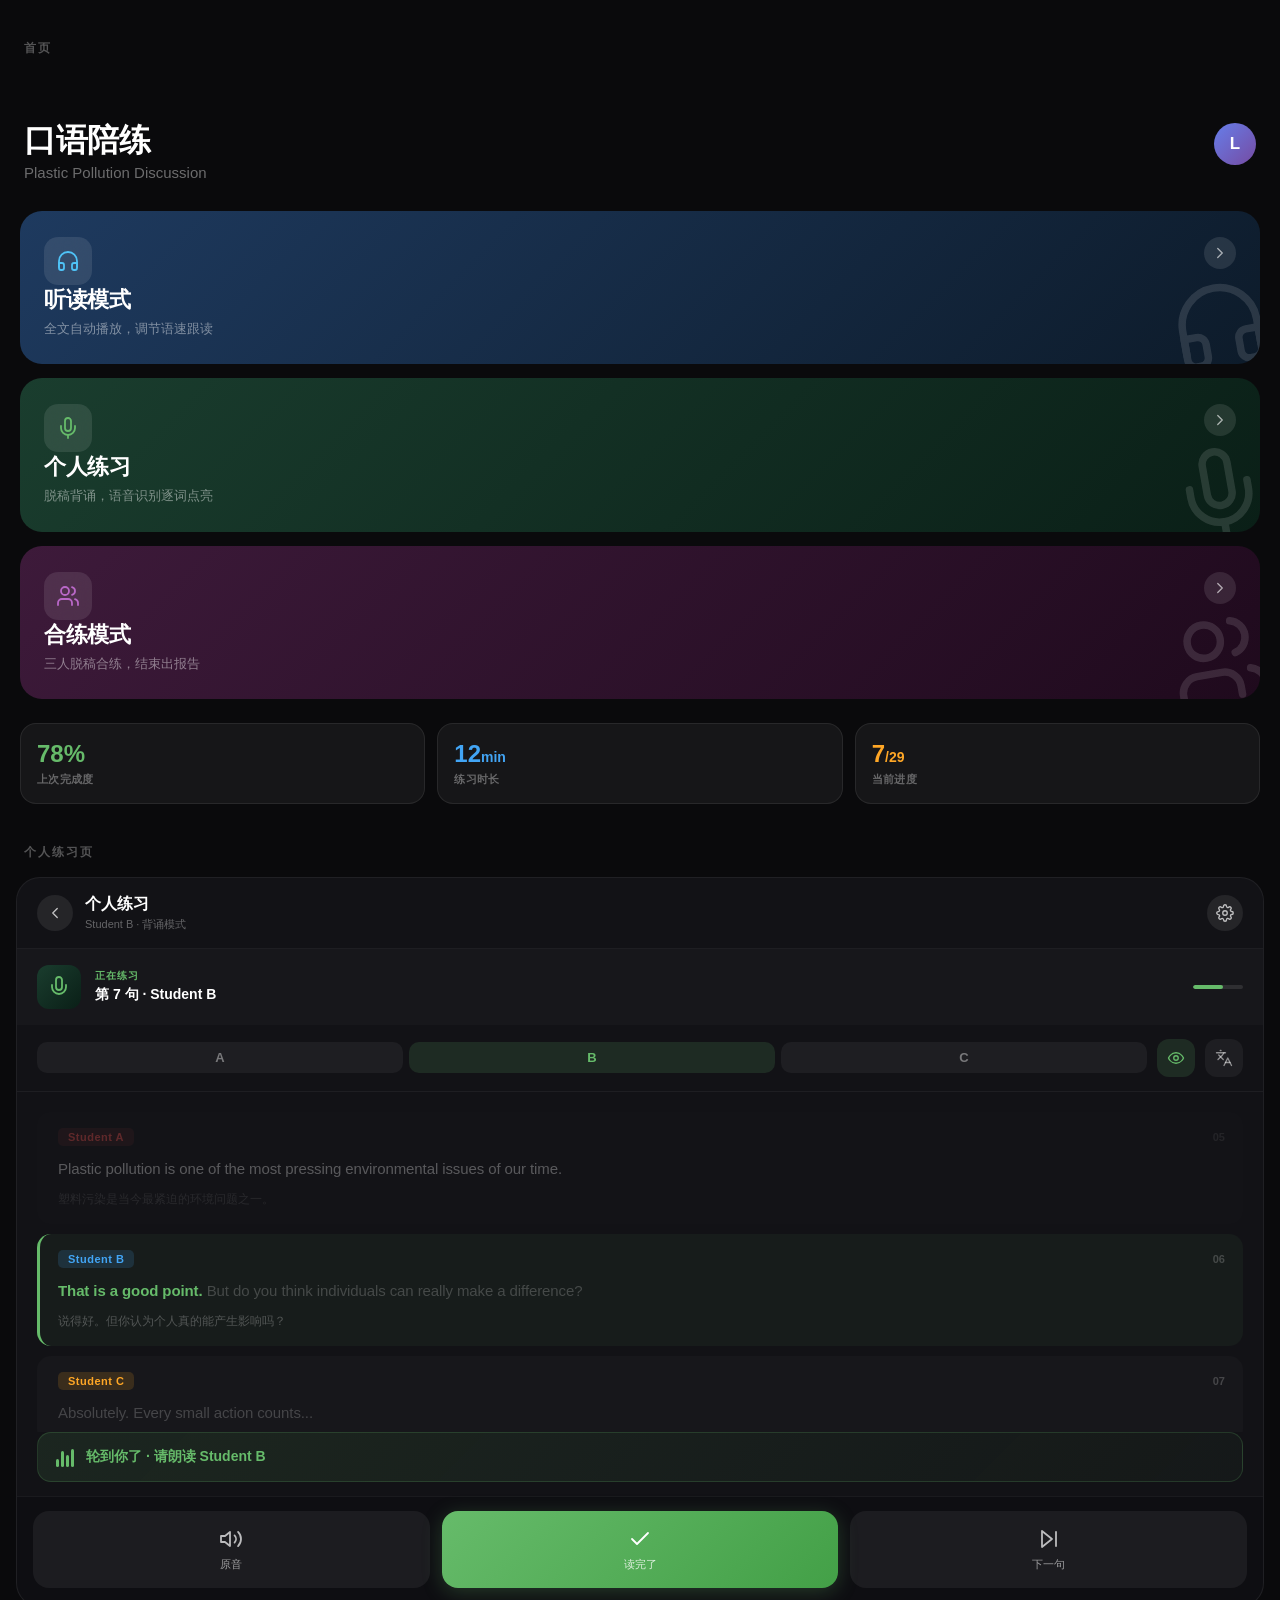
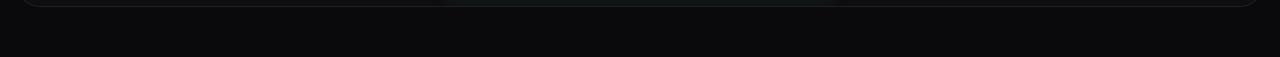
<file: v4/samples/2-dark-immersive.html>
<!DOCTYPE html>
<html lang="zh-CN">
<head>
<meta charset="UTF-8">
<meta name="viewport" content="width=device-width, initial-scale=1.0, maximum-scale=1.0, user-scalable=no">
<title>Dark Immersive</title>
<style>
  * { margin: 0; padding: 0; box-sizing: border-box; -webkit-tap-highlight-color: transparent; }
  body {
    font-family: -apple-system, BlinkMacSystemFont, 'SF Pro Display', 'SF Pro Text', 'Helvetica Neue', sans-serif;
    background: #0a0a0c;
    color: #fff;
    padding: 0 0 50px;
    -webkit-font-smoothing: antialiased;
  }
  .svg-icon { width: 24px; height: 24px; stroke: currentColor; stroke-width: 1.8; fill: none; stroke-linecap: round; stroke-linejoin: round; }
  .svg-icon-sm { width: 18px; height: 18px; stroke: currentColor; stroke-width: 1.8; fill: none; stroke-linecap: round; stroke-linejoin: round; }
  .svg-icon-lg { width: 32px; height: 32px; stroke: currentColor; stroke-width: 1.8; fill: none; stroke-linecap: round; stroke-linejoin: round; }

  .section-label {
    font-size: 12px;
    font-weight: 700;
    letter-spacing: 2px;
    text-transform: uppercase;
    color: rgba(255,255,255,0.3);
    padding: 40px 24px 16px;
  }

  /* ========== HOME ========== */
  .home-header {
    padding: 50px 24px 30px;
    display: flex;
    justify-content: space-between;
    align-items: flex-start;
  }
  .home-title h1 {
    font-size: 32px;
    font-weight: 800;
    letter-spacing: -0.5px;
    line-height: 1.1;
    margin-bottom: 6px;
  }
  .home-title p {
    font-size: 15px;
    color: rgba(255,255,255,0.4);
    font-weight: 500;
  }
  .home-avatar {
    width: 42px; height: 42px;
    border-radius: 50%;
    background: linear-gradient(135deg, #667eea, #764ba2);
    display: flex; align-items: center; justify-content: center;
    font-size: 17px;
    font-weight: 700;
  }

  .mode-cards {
    padding: 0 20px;
    display: flex;
    flex-direction: column;
    gap: 14px;
  }
  .mode-card {
    position: relative;
    border-radius: 22px;
    padding: 26px 24px;
    overflow: hidden;
    min-height: 130px;
    display: flex;
    flex-direction: column;
    justify-content: space-between;
    transition: transform 0.2s;
  }
  .mode-card:active { transform: scale(0.98); }
  .mode-card.listen {
    background: linear-gradient(135deg, #1e3a5f 0%, #0d1b2a 100%);
  }
  .mode-card.practice {
    background: linear-gradient(135deg, #1a3d2e 0%, #0a1f17 100%);
  }
  .mode-card.group {
    background: linear-gradient(135deg, #3d1a3a 0%, #1f0a1d 100%);
  }
  .mode-card-bg-icon {
    position: absolute;
    right: -10px;
    bottom: -15px;
    opacity: 0.12;
    transform: rotate(-10deg);
  }
  .mode-card-top {
    display: flex;
    justify-content: space-between;
    align-items: flex-start;
    position: relative;
    z-index: 1;
  }
  .mode-card-icon {
    width: 48px; height: 48px;
    border-radius: 14px;
    background: rgba(255,255,255,0.1);
    backdrop-filter: blur(10px);
    display: flex; align-items: center; justify-content: center;
  }
  .mode-card.listen .mode-card-icon { color: #4fc3f7; }
  .mode-card.practice .mode-card-icon { color: #66bb6a; }
  .mode-card.group .mode-card-icon { color: #ba68c8; }
  .mode-card-arrow {
    width: 32px; height: 32px;
    border-radius: 50%;
    background: rgba(255,255,255,0.1);
    display: flex; align-items: center; justify-content: center;
    color: rgba(255,255,255,0.6);
  }
  .mode-card-info {
    position: relative;
    z-index: 1;
  }
  .mode-card-info h3 {
    font-size: 22px;
    font-weight: 700;
    margin-bottom: 5px;
    letter-spacing: -0.3px;
  }
  .mode-card-info p {
    font-size: 13px;
    color: rgba(255,255,255,0.45);
    line-height: 1.4;
    font-weight: 500;
  }

  .quick-stats {
    margin: 24px 20px 0;
    display: flex;
    gap: 12px;
  }
  .stat-card {
    flex: 1;
    background: rgba(255,255,255,0.05);
    border: 1px solid rgba(255,255,255,0.08);
    border-radius: 16px;
    padding: 16px;
  }
  .stat-card .stat-num {
    font-size: 24px;
    font-weight: 800;
    margin-bottom: 4px;
  }
  .stat-card .stat-label {
    font-size: 11px;
    color: rgba(255,255,255,0.35);
    font-weight: 600;
    letter-spacing: 0.3px;
  }

  /* ========== PRACTICE ========== */
  .practice-container {
    margin: 0 16px;
    background: #121216;
    border-radius: 24px;
    overflow: hidden;
    border: 1px solid rgba(255,255,255,0.06);
  }
  .practice-top-bar {
    display: flex;
    align-items: center;
    justify-content: space-between;
    padding: 16px 20px;
    border-bottom: 1px solid rgba(255,255,255,0.05);
  }
  .top-bar-left {
    display: flex;
    align-items: center;
    gap: 12px;
  }
  .back-circle {
    width: 36px; height: 36px;
    border-radius: 50%;
    background: rgba(255,255,255,0.08);
    display: flex; align-items: center; justify-content: center;
    color: rgba(255,255,255,0.7);
  }
  .top-bar-title {
    font-size: 16px;
    font-weight: 700;
  }
  .top-bar-sub {
    font-size: 11px;
    color: rgba(255,255,255,0.35);
    margin-top: 2px;
  }
  .settings-circle {
    width: 36px; height: 36px;
    border-radius: 50%;
    background: rgba(255,255,255,0.08);
    display: flex; align-items: center; justify-content: center;
    color: rgba(255,255,255,0.7);
  }

  .now-playing-bar {
    padding: 16px 20px;
    background: rgba(255,255,255,0.02);
    display: flex;
    align-items: center;
    gap: 14px;
  }
  .now-playing-icon {
    width: 44px; height: 44px;
    border-radius: 12px;
    background: linear-gradient(135deg, #1a3d2e, #0a1f17);
    display: flex; align-items: center; justify-content: center;
    color: #66bb6a;
  }
  .now-playing-info { flex: 1; }
  .now-playing-info .np-label {
    font-size: 10px;
    font-weight: 700;
    letter-spacing: 1px;
    text-transform: uppercase;
    color: #66bb6a;
    margin-bottom: 3px;
  }
  .now-playing-info .np-text {
    font-size: 14px;
    font-weight: 600;
  }
  .np-progress {
    width: 50px;
    height: 4px;
    background: rgba(255,255,255,0.1);
    border-radius: 2px;
    overflow: hidden;
  }
  .np-progress-fill {
    height: 100%;
    width: 60%;
    background: #66bb6a;
    border-radius: 2px;
  }

  .controls-bar {
    padding: 14px 20px;
    display: flex;
    gap: 10px;
    align-items: center;
    border-bottom: 1px solid rgba(255,255,255,0.05);
  }
  .role-pills {
    flex: 1;
    display: flex;
    gap: 6px;
  }
  .role-pill {
    flex: 1;
    padding: 8px 0;
    text-align: center;
    font-size: 13px;
    font-weight: 700;
    border-radius: 10px;
    background: rgba(255,255,255,0.05);
    color: rgba(255,255,255,0.4);
    transition: all 0.2s;
  }
  .role-pill.active {
    background: rgba(102,187,106,0.15);
    color: #66bb6a;
  }
  .control-icon-btn {
    width: 38px; height: 38px;
    border-radius: 12px;
    background: rgba(255,255,255,0.05);
    display: flex; align-items: center; justify-content: center;
    color: rgba(255,255,255,0.5);
  }
  .control-icon-btn.on {
    background: rgba(102,187,106,0.15);
    color: #66bb6a;
  }

  .lyrics-area {
    padding: 20px;
    max-height: 340px;
    overflow-y: auto;
  }
  .lyric-line {
    padding: 16px 18px;
    border-radius: 14px;
    margin-bottom: 10px;
    background: rgba(255,255,255,0.02);
    border-left: 3px solid transparent;
    transition: all 0.3s;
  }
  .lyric-line.current {
    background: rgba(102,187,106,0.06);
    border-left-color: #66bb6a;
  }
  .lyric-line.past { opacity: 0.35; }
  .lyric-meta {
    display: flex;
    justify-content: space-between;
    align-items: center;
    margin-bottom: 10px;
  }
  .lyric-role {
    font-size: 11px;
    font-weight: 800;
    letter-spacing: 0.5px;
    padding: 3px 10px;
    border-radius: 5px;
  }
  .lyric-role.A { background: rgba(239,83,80,0.15); color: #ef5350; }
  .lyric-role.B { background: rgba(66,165,245,0.15); color: #42a5f5; }
  .lyric-role.C { background: rgba(255,167,38,0.15); color: #ffa726; }
  .lyric-num {
    font-size: 11px;
    font-weight: 600;
    color: rgba(255,255,255,0.2);
  }
  .lyric-text {
    font-size: 15px;
    line-height: 1.75;
    color: rgba(255,255,255,0.85);
    letter-spacing: -0.1px;
  }
  .lyric-text .done {
    color: #66bb6a;
    font-weight: 600;
  }
  .lyric-text .todo {
    color: rgba(255,255,255,0.2);
  }
  .lyric-zh {
    font-size: 12px;
    color: rgba(255,255,255,0.25);
    margin-top: 8px;
    line-height: 1.5;
  }

  .turn-banner {
    margin: 0 20px 14px;
    padding: 14px 18px;
    background: linear-gradient(135deg, rgba(102,187,106,0.12), rgba(102,187,106,0.04));
    border: 1px solid rgba(102,187,106,0.2);
    border-radius: 14px;
    display: flex;
    align-items: center;
    gap: 12px;
  }
  .turn-wave {
    display: flex;
    align-items: flex-end;
    gap: 2px;
    height: 20px;
  }
  .turn-wave span {
    width: 3px;
    background: #66bb6a;
    border-radius: 2px;
    animation: wave 1s ease-in-out infinite;
  }
  .turn-wave span:nth-child(1) { height: 8px; animation-delay: 0s; }
  .turn-wave span:nth-child(2) { height: 16px; animation-delay: 0.1s; }
  .turn-wave span:nth-child(3) { height: 12px; animation-delay: 0.2s; }
  .turn-wave span:nth-child(4) { height: 18px; animation-delay: 0.3s; }
  @keyframes wave {
    0%, 100% { transform: scaleY(0.5); }
    50% { transform: scaleY(1); }
  }
  .turn-banner-text {
    font-size: 14px;
    font-weight: 700;
    color: #66bb6a;
  }

  .player-bar {
    padding: 14px 16px 18px;
    display: flex;
    gap: 12px;
    border-top: 1px solid rgba(255,255,255,0.05);
    background: rgba(0,0,0,0.2);
  }
  .player-btn {
    flex: 1;
    padding: 16px 0;
    border-radius: 16px;
    border: none;
    font-family: inherit;
    font-size: 13px;
    font-weight: 700;
    display: flex;
    flex-direction: column;
    align-items: center;
    gap: 6px;
    transition: all 0.2s;
  }
  .player-btn:active { transform: scale(0.96); }
  .player-btn.secondary {
    background: rgba(255,255,255,0.06);
    color: rgba(255,255,255,0.7);
  }
  .player-btn.primary {
    background: linear-gradient(135deg, #66bb6a, #43a047);
    color: #fff;
    box-shadow: 0 4px 20px rgba(102,187,106,0.25);
  }
  .player-btn .btn-text {
    font-size: 11px;
    font-weight: 500;
    opacity: 0.8;
  }
</style>
</head>
<body>

<!-- ========== HOME ========== -->
<div class="section-label">首页</div>
<div class="home-header">
  <div class="home-title">
    <h1>口语陪练</h1>
    <p>Plastic Pollution Discussion</p>
  </div>
  <div class="home-avatar">L</div>
</div>

<div class="mode-cards">
  <div class="mode-card listen">
    <div class="mode-card-bg-icon">
      <svg class="svg-icon-lg" style="width:100px;height:100px" viewBox="0 0 24 24"><path d="M3 18v-6a9 9 0 0 1 18 0v6"/><path d="M21 19a2 2 0 0 1-2 2h-1a2 2 0 0 1-2-2v-3a2 2 0 0 1 2-2h3zM3 19a2 2 0 0 0 2 2h1a2 2 0 0 0 2-2v-3a2 2 0 0 0-2-2H3z"/></svg>
    </div>
    <div class="mode-card-top">
      <div class="mode-card-icon">
        <svg class="svg-icon" viewBox="0 0 24 24"><path d="M3 18v-6a9 9 0 0 1 18 0v6"/><path d="M21 19a2 2 0 0 1-2 2h-1a2 2 0 0 1-2-2v-3a2 2 0 0 1 2-2h3zM3 19a2 2 0 0 0 2 2h1a2 2 0 0 0 2-2v-3a2 2 0 0 0-2-2H3z"/></svg>
      </div>
      <div class="mode-card-arrow">
        <svg class="svg-icon-sm" viewBox="0 0 24 24"><path d="m9 18 6-6-6-6"/></svg>
      </div>
    </div>
    <div class="mode-card-info">
      <h3>听读模式</h3>
      <p>全文自动播放，调节语速跟读</p>
    </div>
  </div>

  <div class="mode-card practice">
    <div class="mode-card-bg-icon">
      <svg class="svg-icon-lg" style="width:100px;height:100px" viewBox="0 0 24 24"><path d="M12 2a3 3 0 0 0-3 3v7a3 3 0 0 0 6 0V5a3 3 0 0 0-3-3Z"/><path d="M19 10v2a7 7 0 0 1-14 0v-2"/><line x1="12" x2="12" y1="19" y2="22"/></svg>
    </div>
    <div class="mode-card-top">
      <div class="mode-card-icon">
        <svg class="svg-icon" viewBox="0 0 24 24"><path d="M12 2a3 3 0 0 0-3 3v7a3 3 0 0 0 6 0V5a3 3 0 0 0-3-3Z"/><path d="M19 10v2a7 7 0 0 1-14 0v-2"/><line x1="12" x2="12" y1="19" y2="22"/></svg>
      </div>
      <div class="mode-card-arrow">
        <svg class="svg-icon-sm" viewBox="0 0 24 24"><path d="m9 18 6-6-6-6"/></svg>
      </div>
    </div>
    <div class="mode-card-info">
      <h3>个人练习</h3>
      <p>脱稿背诵，语音识别逐词点亮</p>
    </div>
  </div>

  <div class="mode-card group">
    <div class="mode-card-bg-icon">
      <svg class="svg-icon-lg" style="width:100px;height:100px" viewBox="0 0 24 24"><path d="M16 21v-2a4 4 0 0 0-4-4H6a4 4 0 0 0-4 4v2"/><circle cx="9" cy="7" r="4"/><path d="M22 21v-2a4 4 0 0 0-3-3.87"/><path d="M16 3.13a4 4 0 0 1 0 7.75"/></svg>
    </div>
    <div class="mode-card-top">
      <div class="mode-card-icon">
        <svg class="svg-icon" viewBox="0 0 24 24"><path d="M16 21v-2a4 4 0 0 0-4-4H6a4 4 0 0 0-4 4v2"/><circle cx="9" cy="7" r="4"/><path d="M22 21v-2a4 4 0 0 0-3-3.87"/><path d="M16 3.13a4 4 0 0 1 0 7.75"/></svg>
      </div>
      <div class="mode-card-arrow">
        <svg class="svg-icon-sm" viewBox="0 0 24 24"><path d="m9 18 6-6-6-6"/></svg>
      </div>
    </div>
    <div class="mode-card-info">
      <h3>合练模式</h3>
      <p>三人脱稿合练，结束出报告</p>
    </div>
  </div>
</div>

<div class="quick-stats">
  <div class="stat-card">
    <div class="stat-num" style="color:#66bb6a">78%</div>
    <div class="stat-label">上次完成度</div>
  </div>
  <div class="stat-card">
    <div class="stat-num" style="color:#42a5f5">12<span style="font-size:14px">min</span></div>
    <div class="stat-label">练习时长</div>
  </div>
  <div class="stat-card">
    <div class="stat-num" style="color:#ffa726">7<span style="font-size:14px">/29</span></div>
    <div class="stat-label">当前进度</div>
  </div>
</div>

<!-- ========== PRACTICE ========== -->
<div class="section-label">个人练习页</div>
<div class="practice-container">
  <div class="practice-top-bar">
    <div class="top-bar-left">
      <div class="back-circle">
        <svg class="svg-icon-sm" viewBox="0 0 24 24"><path d="m15 18-6-6 6-6"/></svg>
      </div>
      <div>
        <div class="top-bar-title">个人练习</div>
        <div class="top-bar-sub">Student B · 背诵模式</div>
      </div>
    </div>
    <div class="settings-circle">
      <svg class="svg-icon-sm" viewBox="0 0 24 24"><circle cx="12" cy="12" r="3"/><path d="M19.4 15a1.65 1.65 0 0 0 .33 1.82l.06.06a2 2 0 0 1 0 2.83 2 2 0 0 1-2.83 0l-.06-.06a1.65 1.65 0 0 0-1.82-.33 1.65 1.65 0 0 0-1 1.51V21a2 2 0 0 1-2 2 2 2 0 0 1-2-2v-.09A1.65 1.65 0 0 0 9 19.4a1.65 1.65 0 0 0-1.82.33l-.06.06a2 2 0 0 1-2.83 0 2 2 0 0 1 0-2.83l.06-.06a1.65 1.65 0 0 0 .33-1.82 1.65 1.65 0 0 0-1.51-1H3a2 2 0 0 1-2-2 2 2 0 0 1 2-2h.09A1.65 1.65 0 0 0 4.6 9a1.65 1.65 0 0 0-.33-1.82l-.06-.06a2 2 0 0 1 0-2.83 2 2 0 0 1 2.83 0l.06.06a1.65 1.65 0 0 0 1.82.33H9a1.65 1.65 0 0 0 1-1.51V3a2 2 0 0 1 2-2 2 2 0 0 1 2 2v.09a1.65 1.65 0 0 0 1 1.51 1.65 1.65 0 0 0 1.82-.33l.06-.06a2 2 0 0 1 2.83 0 2 2 0 0 1 0 2.83l-.06.06a1.65 1.65 0 0 0-.33 1.82V9a1.65 1.65 0 0 0 1.51 1H21a2 2 0 0 1 2 2 2 2 0 0 1-2 2h-.09a1.65 1.65 0 0 0-1.51 1z"/></svg>
    </div>
  </div>

  <div class="now-playing-bar">
    <div class="now-playing-icon">
      <svg class="svg-icon" viewBox="0 0 24 24"><path d="M12 2a3 3 0 0 0-3 3v7a3 3 0 0 0 6 0V5a3 3 0 0 0-3-3Z"/><path d="M19 10v2a7 7 0 0 1-14 0v-2"/></svg>
    </div>
    <div class="now-playing-info">
      <div class="np-label">正在练习</div>
      <div class="np-text">第 7 句 · Student B</div>
    </div>
    <div class="np-progress"><div class="np-progress-fill"></div></div>
  </div>

  <div class="controls-bar">
    <div class="role-pills">
      <div class="role-pill">A</div>
      <div class="role-pill active">B</div>
      <div class="role-pill">C</div>
    </div>
    <div class="control-icon-btn on">
      <svg class="svg-icon-sm" viewBox="0 0 24 24"><path d="M2 12s3-7 10-7 10 7 10 7-3 7-10 7-10-7-10-7Z"/><circle cx="12" cy="12" r="3"/></svg>
    </div>
    <div class="control-icon-btn">
      <svg class="svg-icon-sm" viewBox="0 0 24 24"><path d="m5 8 6 6"/><path d="m4 14 6-6 2-3"/><path d="M2 5h12"/><path d="M7 2h1"/><path d="m22 22-5-10-5 10"/><path d="M14 18h6"/></svg>
    </div>
  </div>

  <div class="lyrics-area">
    <div class="lyric-line past">
      <div class="lyric-meta">
        <span class="lyric-role A">Student A</span>
        <span class="lyric-num">05</span>
      </div>
      <div class="lyric-text">Plastic pollution is one of the most pressing environmental issues of our time.</div>
      <div class="lyric-zh">塑料污染是当今最紧迫的环境问题之一。</div>
    </div>

    <div class="lyric-line current">
      <div class="lyric-meta">
        <span class="lyric-role B">Student B</span>
        <span class="lyric-num">06</span>
      </div>
      <div class="lyric-text">
        <span class="done">That is a good point.</span>
        <span class="todo"> But do you think individuals can really make a difference?</span>
      </div>
      <div class="lyric-zh">说得好。但你认为个人真的能产生影响吗？</div>
    </div>

    <div class="lyric-line">
      <div class="lyric-meta">
        <span class="lyric-role C">Student C</span>
        <span class="lyric-num">07</span>
      </div>
      <div class="lyric-text" style="color:rgba(255,255,255,0.2)">Absolutely. Every small action counts...</div>
    </div>
  </div>

  <div class="turn-banner">
    <div class="turn-wave">
      <span></span><span></span><span></span><span></span>
    </div>
    <div class="turn-banner-text">轮到你了 · 请朗读 Student B</div>
  </div>

  <div class="player-bar">
    <button class="player-btn secondary">
      <svg class="svg-icon" viewBox="0 0 24 24"><polygon points="11 5 6 9 2 9 2 15 6 15 11 19 11 5"/><path d="M15.54 8.46a5 5 0 0 1 0 7.07"/><path d="M19.07 4.93a10 10 0 0 1 0 14.14"/></svg>
      <span class="btn-text">原音</span>
    </button>
    <button class="player-btn primary">
      <svg class="svg-icon" viewBox="0 0 24 24"><path d="M20 6 9 17l-5-5"/></svg>
      <span class="btn-text">读完了</span>
    </button>
    <button class="player-btn secondary">
      <svg class="svg-icon" viewBox="0 0 24 24"><polygon points="5 4 15 12 5 20 5 4"/><line x1="19" x2="19" y1="5" y2="19"/></svg>
      <span class="btn-text">下一句</span>
    </button>
  </div>
</div>

</body>
</html>
</file>
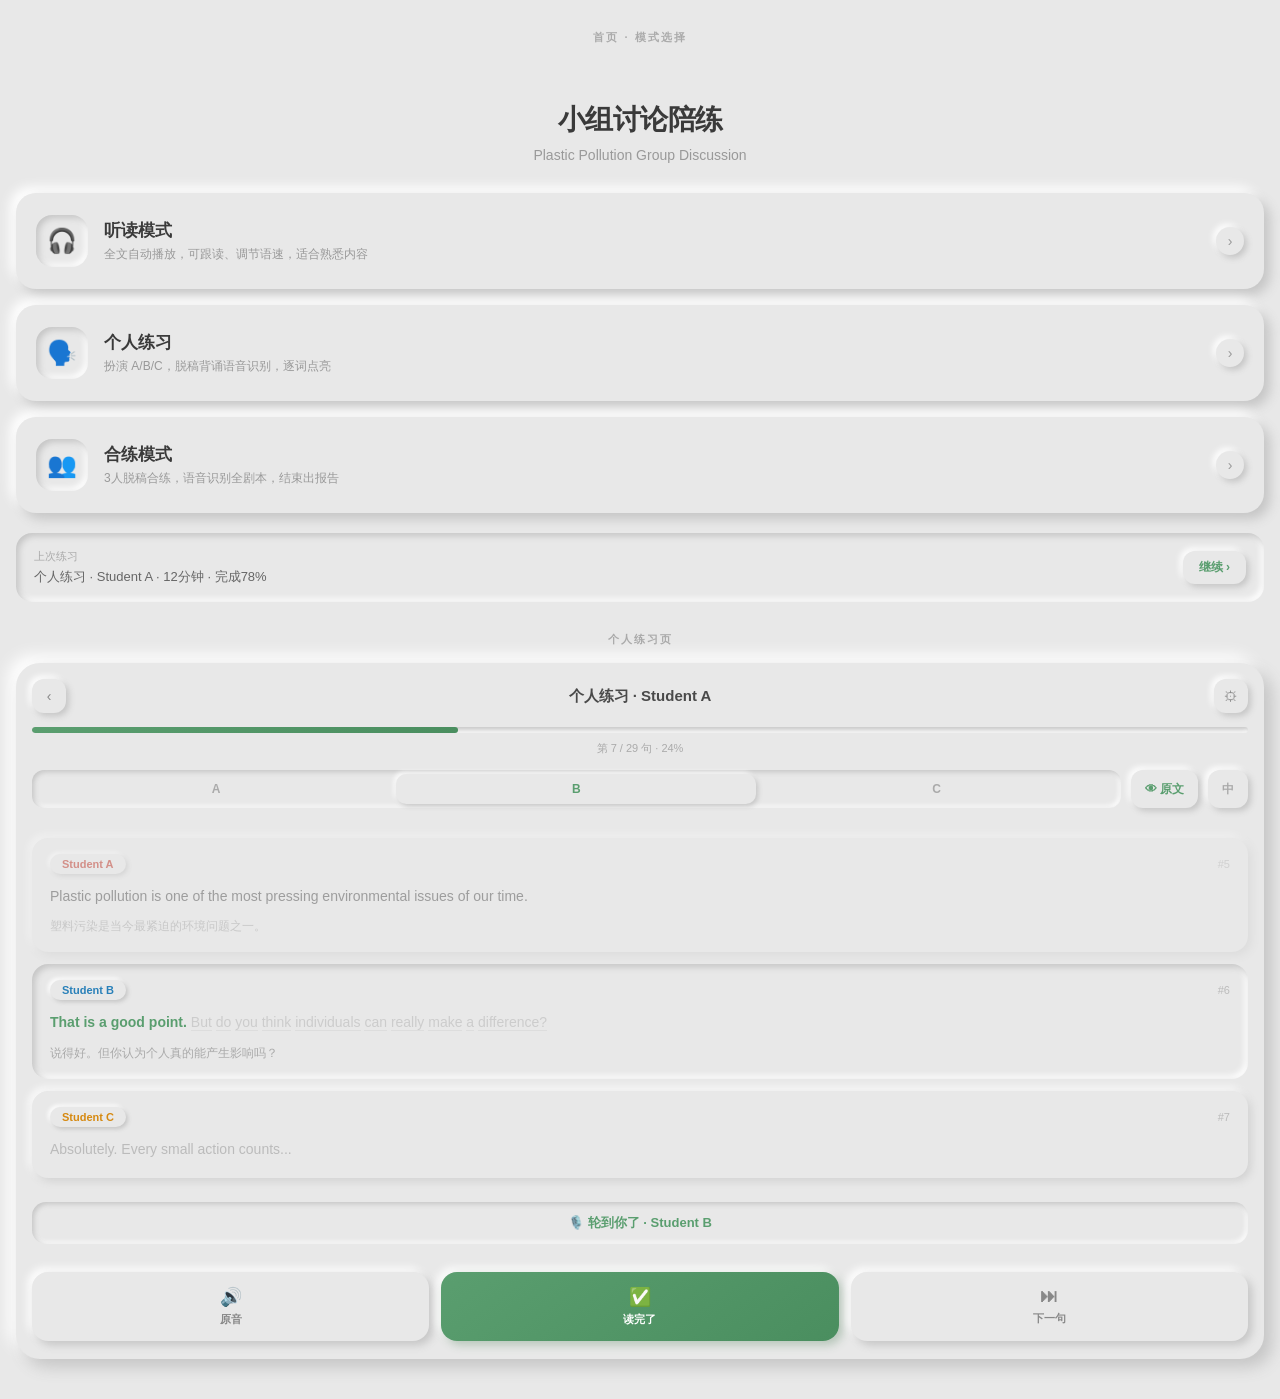
<file: v4/samples/2-neumorphism.html>
<!DOCTYPE html>
<html lang="zh-CN">
<head>
<meta charset="UTF-8">
<meta name="viewport" content="width=device-width, initial-scale=1.0, maximum-scale=1.0, user-scalable=no">
<title>Neumorphism - 小组讨论陪练</title>
<style>
  * { margin: 0; padding: 0; box-sizing: border-box; -webkit-tap-highlight-color: transparent; }
  body {
    font-family: -apple-system, BlinkMacSystemFont, 'SF Pro Display', 'Segoe UI', sans-serif;
    min-height: 100vh;
    background: #e8e8e8;
    color: #4a4a4a;
    padding: 20px 16px 40px;
  }
  .section-label {
    text-align: center;
    font-size: 11px;
    text-transform: uppercase;
    letter-spacing: 2px;
    color: #aaa;
    margin: 30px 0 16px;
    font-weight: 600;
  }
  .section-label:first-child { margin-top: 10px; }

  /* ========== HOME PAGE ========== */
  .home-header {
    text-align: center;
    padding: 40px 0 30px;
  }
  .home-title {
    font-size: 28px;
    font-weight: 700;
    letter-spacing: -0.5px;
    margin-bottom: 8px;
    color: #3a3a3a;
  }
  .home-subtitle {
    font-size: 14px;
    color: #999;
    font-weight: 400;
  }
  .mode-card {
    background: #e8e8e8;
    border-radius: 20px;
    padding: 22px 20px;
    margin-bottom: 16px;
    display: flex;
    align-items: center;
    gap: 16px;
    box-shadow: 6px 6px 12px #c5c5c5, -6px -6px 12px #ffffff;
    transition: all 0.3s ease;
  }
  .mode-card:active {
    box-shadow: inset 4px 4px 8px #c5c5c5, inset -4px -4px 8px #ffffff;
  }
  .mode-icon {
    width: 52px; height: 52px;
    border-radius: 16px;
    display: flex; align-items: center; justify-content: center;
    font-size: 24px;
    flex-shrink: 0;
    background: #e8e8e8;
    box-shadow: inset 3px 3px 6px #c5c5c5, inset -3px -3px 6px #ffffff;
  }
  .mode-info { flex: 1; }
  .mode-name { font-size: 17px; font-weight: 600; margin-bottom: 4px; color: #3a3a3a; }
  .mode-desc { font-size: 12px; color: #999; line-height: 1.4; }
  .mode-arrow {
    width: 28px; height: 28px;
    border-radius: 50%;
    background: #e8e8e8;
    box-shadow: 3px 3px 6px #c5c5c5, -3px -3px 6px #ffffff;
    display: flex; align-items: center; justify-content: center;
    color: #999;
    font-size: 14px;
  }

  .last-session {
    background: #e8e8e8;
    border-radius: 16px;
    padding: 16px 18px;
    margin-top: 20px;
    display: flex;
    justify-content: space-between;
    align-items: center;
    box-shadow: inset 3px 3px 6px #c5c5c5, inset -3px -3px 6px #ffffff;
  }
  .last-label { font-size: 11px; color: #aaa; margin-bottom: 4px; }
  .last-value { font-size: 13px; color: #666; font-weight: 500; }
  .last-continue {
    padding: 8px 16px;
    border-radius: 12px;
    background: #e8e8e8;
    box-shadow: 3px 3px 6px #c5c5c5, -3px -3px 6px #ffffff;
    font-size: 12px;
    font-weight: 600;
    color: #5a9e6f;
  }

  /* ========== PRACTICE PAGE ========== */
  .practice-page {
    background: #e8e8e8;
    border-radius: 24px;
    overflow: hidden;
    margin-top: 10px;
    box-shadow: 8px 8px 16px #c5c5c5, -8px -8px 16px #ffffff;
  }
  .practice-header {
    padding: 16px 16px 14px;
  }
  .practice-top {
    display: flex;
    justify-content: space-between;
    align-items: center;
    margin-bottom: 14px;
  }
  .icon-btn {
    width: 34px; height: 34px;
    border-radius: 12px;
    background: #e8e8e8;
    box-shadow: 3px 3px 6px #c5c5c5, -3px -3px 6px #ffffff;
    display: flex; align-items: center; justify-content: center;
    font-size: 14px;
    color: #888;
  }
  .icon-btn:active {
    box-shadow: inset 2px 2px 4px #c5c5c5, inset -2px -2px 4px #ffffff;
  }
  .practice-title { font-size: 15px; font-weight: 600; color: #4a4a4a; }
  .progress-bar-container {
    height: 6px;
    background: #e8e8e8;
    border-radius: 3px;
    box-shadow: inset 2px 2px 4px #c5c5c5, inset -2px -2px 4px #ffffff;
    overflow: hidden;
    margin-bottom: 8px;
  }
  .progress-fill {
    height: 100%;
    width: 35%;
    background: linear-gradient(90deg, #5a9e6f, #4a8e5f);
    border-radius: 3px;
  }
  .progress-text {
    font-size: 11px;
    color: #aaa;
    text-align: center;
    font-weight: 500;
  }
  .controls-row {
    display: flex;
    gap: 10px;
    margin-top: 14px;
  }
  .seg-control {
    flex: 1;
    display: flex;
    background: #e8e8e8;
    border-radius: 12px;
    padding: 4px;
    box-shadow: inset 2px 2px 5px #c5c5c5, inset -2px -2px 5px #ffffff;
  }
  .seg-btn {
    flex: 1;
    padding: 8px 0;
    text-align: center;
    font-size: 12px;
    font-weight: 600;
    border-radius: 10px;
    color: #aaa;
    transition: all 0.2s;
  }
  .seg-btn.active {
    background: #e8e8e8;
    color: #5a9e6f;
    box-shadow: 2px 2px 5px #c5c5c5, -2px -2px 5px #ffffff;
  }
  .toggle-btn {
    padding: 8px 14px;
    background: #e8e8e8;
    border-radius: 12px;
    font-size: 12px;
    font-weight: 600;
    color: #aaa;
    display: flex;
    align-items: center;
    gap: 5px;
    box-shadow: 3px 3px 6px #c5c5c5, -3px -3px 6px #ffffff;
  }
  .toggle-btn.on { color: #5a9e6f; }
  .toggle-btn:active {
    box-shadow: inset 2px 2px 4px #c5c5c5, inset -2px -2px 4px #ffffff;
  }

  .transcript-area {
    padding: 16px;
    max-height: 380px;
    overflow-y: auto;
  }
  .sentence {
    padding: 16px 18px;
    border-radius: 16px;
    margin-bottom: 12px;
    background: #e8e8e8;
    box-shadow: 3px 3px 8px #d0d0d0, -3px -3px 8px #ffffff;
    transition: all 0.3s;
  }
  .sentence.current {
    box-shadow: inset 3px 3px 6px #c5c5c5, inset -3px -3px 6px #ffffff;
  }
  .sentence.played { opacity: 0.5; }
  .sentence-meta {
    display: flex;
    justify-content: space-between;
    align-items: center;
    margin-bottom: 10px;
  }
  .role-tag {
    font-size: 11px;
    font-weight: 700;
    padding: 4px 12px;
    border-radius: 20px;
    background: #e8e8e8;
    box-shadow: 2px 2px 4px #c5c5c5, -2px -2px 4px #ffffff;
  }
  .role-A { color: #c0392b; }
  .role-B { color: #2980b9; }
  .role-C { color: #d68910; }
  .sentence-num { font-size: 11px; color: #bbb; font-weight: 500; }
  .sentence-text {
    font-size: 14px;
    line-height: 1.8;
    color: #555;
  }
  .sentence-text .word-matched { color: #5a9e6f; font-weight: 600; }
  .sentence-text .word-blank { color: #ccc; border-bottom: 1px solid #ddd; }
  .sentence-zh {
    font-size: 12px;
    color: #aaa;
    margin-top: 8px;
    line-height: 1.6;
  }
  .my-turn-banner {
    background: #e8e8e8;
    border-radius: 14px;
    padding: 12px 16px;
    margin: 0 16px 14px;
    text-align: center;
    font-size: 13px;
    font-weight: 700;
    color: #5a9e6f;
    box-shadow: inset 2px 2px 5px #c5c5c5, inset -2px -2px 5px #ffffff;
  }
  .bottom-dock {
    padding: 14px 16px 18px;
    display: flex;
    gap: 12px;
  }
  .dock-btn {
    flex: 1;
    padding: 14px 0;
    border-radius: 16px;
    text-align: center;
    font-size: 13px;
    font-weight: 700;
    display: flex;
    flex-direction: column;
    align-items: center;
    gap: 4px;
    background: #e8e8e8;
    transition: all 0.2s;
  }
  .dock-btn:active {
    box-shadow: inset 3px 3px 6px #c5c5c5, inset -3px -3px 6px #ffffff;
  }
  .dock-btn.secondary {
    color: #888;
    box-shadow: 4px 4px 8px #c5c5c5, -4px -4px 8px #ffffff;
  }
  .dock-btn.primary {
    color: #fff;
    background: linear-gradient(145deg, #5a9e6f, #4a8e5f);
    box-shadow: 4px 4px 10px #b5c5b8, -4px -4px 10px #ffffff;
  }
  .dock-btn .btn-icon { font-size: 18px; }
  .dock-btn .btn-label { font-size: 11px; }
</style>
</head>
<body>

<!-- ========== HOME PAGE ========== -->
<div class="section-label">首页 · 模式选择</div>
<div class="home-header">
  <div class="home-title">小组讨论陪练</div>
  <div class="home-subtitle">Plastic Pollution Group Discussion</div>
</div>

<div class="mode-card">
  <div class="mode-icon">🎧</div>
  <div class="mode-info">
    <div class="mode-name">听读模式</div>
    <div class="mode-desc">全文自动播放，可跟读、调节语速，适合熟悉内容</div>
  </div>
  <div class="mode-arrow">›</div>
</div>

<div class="mode-card">
  <div class="mode-icon">🗣️</div>
  <div class="mode-info">
    <div class="mode-name">个人练习</div>
    <div class="mode-desc">扮演 A/B/C，脱稿背诵语音识别，逐词点亮</div>
  </div>
  <div class="mode-arrow">›</div>
</div>

<div class="mode-card">
  <div class="mode-icon">👥</div>
  <div class="mode-info">
    <div class="mode-name">合练模式</div>
    <div class="mode-desc">3人脱稿合练，语音识别全剧本，结束出报告</div>
  </div>
  <div class="mode-arrow">›</div>
</div>

<div class="last-session">
  <div>
    <div class="last-label">上次练习</div>
    <div class="last-value">个人练习 · Student A · 12分钟 · 完成78%</div>
  </div>
  <div class="last-continue">继续 ›</div>
</div>

<!-- ========== PRACTICE PAGE ========== -->
<div class="section-label">个人练习页</div>
<div class="practice-page">
  <div class="practice-header">
    <div class="practice-top">
      <div class="icon-btn">‹</div>
      <div class="practice-title">个人练习 · Student A</div>
      <div class="icon-btn">⚙</div>
    </div>
    <div class="progress-bar-container"><div class="progress-fill"></div></div>
    <div class="progress-text">第 7 / 29 句 · 24%</div>
    <div class="controls-row">
      <div class="seg-control">
        <div class="seg-btn">A</div>
        <div class="seg-btn active">B</div>
        <div class="seg-btn">C</div>
      </div>
      <div class="toggle-btn on">👁 原文</div>
      <div class="toggle-btn">中</div>
    </div>
  </div>

  <div class="transcript-area">
    <div class="sentence played">
      <div class="sentence-meta">
        <span class="role-tag role-A">Student A</span>
        <span class="sentence-num">#5</span>
      </div>
      <div class="sentence-text">Plastic pollution is one of the most pressing environmental issues of our time.</div>
      <div class="sentence-zh">塑料污染是当今最紧迫的环境问题之一。</div>
    </div>

    <div class="sentence current">
      <div class="sentence-meta">
        <span class="role-tag role-B">Student B</span>
        <span class="sentence-num">#6</span>
      </div>
      <div class="sentence-text">
        <span class="word-matched">That</span>
        <span class="word-matched">is</span>
        <span class="word-matched">a</span>
        <span class="word-matched">good</span>
        <span class="word-matched">point.</span>
        <span class="word-blank">But</span>
        <span class="word-blank">do</span>
        <span class="word-blank">you</span>
        <span class="word-blank">think</span>
        <span class="word-blank">individuals</span>
        <span class="word-blank">can</span>
        <span class="word-blank">really</span>
        <span class="word-blank">make</span>
        <span class="word-blank">a</span>
        <span class="word-blank">difference?</span>
      </div>
      <div class="sentence-zh">说得好。但你认为个人真的能产生影响吗？</div>
    </div>

    <div class="sentence">
      <div class="sentence-meta">
        <span class="role-tag role-C">Student C</span>
        <span class="sentence-num">#7</span>
      </div>
      <div class="sentence-text" style="color:#bbb">Absolutely. Every small action counts...</div>
    </div>
  </div>

  <div class="my-turn-banner">🎙️ 轮到你了 · Student B</div>

  <div class="bottom-dock">
    <div class="dock-btn secondary">
      <span class="btn-icon">🔊</span>
      <span class="btn-label">原音</span>
    </div>
    <div class="dock-btn primary">
      <span class="btn-icon">✅</span>
      <span class="btn-label">读完了</span>
    </div>
    <div class="dock-btn secondary">
      <span class="btn-icon">⏭</span>
      <span class="btn-label">下一句</span>
    </div>
  </div>
</div>

</body>
</html>
</file>
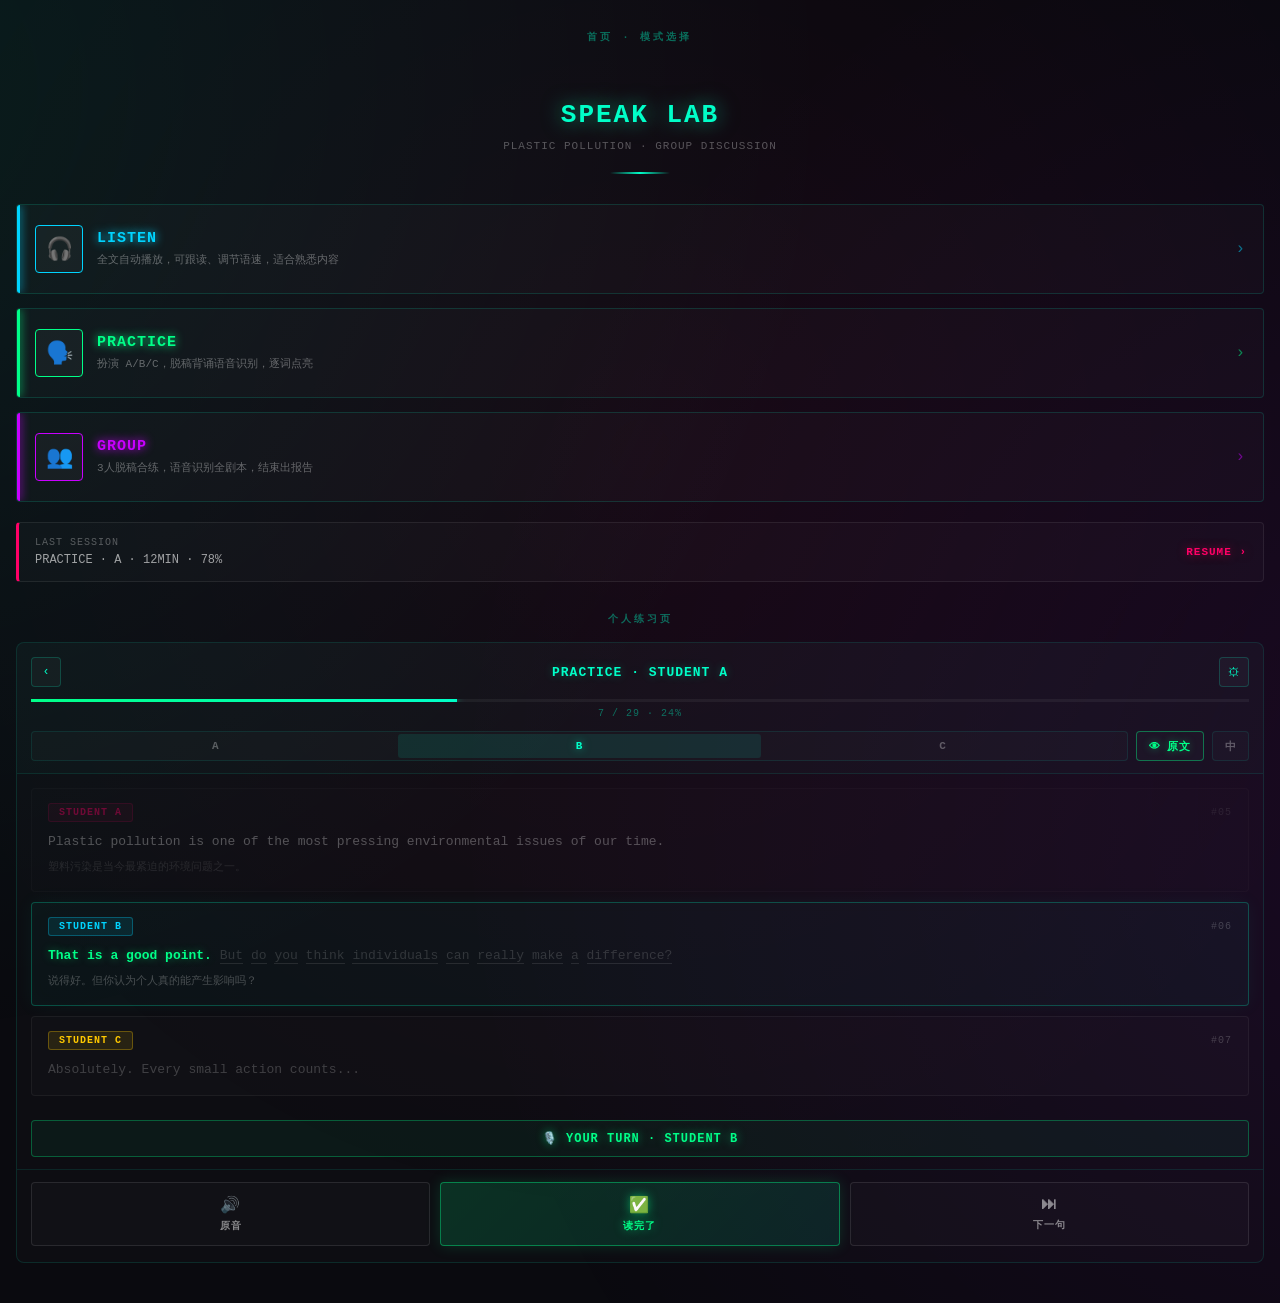
<file: v4/samples/3-dark-neon.html>
<!DOCTYPE html>
<html lang="zh-CN">
<head>
<meta charset="UTF-8">
<meta name="viewport" content="width=device-width, initial-scale=1.0, maximum-scale=1.0, user-scalable=no">
<title>Dark Neon - 小组讨论陪练</title>
<style>
  * { margin: 0; padding: 0; box-sizing: border-box; -webkit-tap-highlight-color: transparent; }
  body {
    font-family: 'SF Mono', 'Menlo', 'Consolas', monospace;
    min-height: 100vh;
    background: #0a0a0f;
    color: #e0e0e0;
    padding: 20px 16px 40px;
    position: relative;
    overflow-x: hidden;
  }
  body::before {
    content: '';
    position: fixed;
    top: -50%; left: -50%;
    width: 200%; height: 200%;
    background: 
      radial-gradient(circle at 20% 30%, rgba(0,255,200,0.08) 0%, transparent 40%),
      radial-gradient(circle at 80% 70%, rgba(200,0,255,0.08) 0%, transparent 40%),
      radial-gradient(circle at 50% 50%, rgba(255,0,100,0.05) 0%, transparent 50%);
    pointer-events: none;
    z-index: 0;
  }
  .section-label {
    text-align: center;
    font-size: 10px;
    text-transform: uppercase;
    letter-spacing: 3px;
    color: rgba(0,255,200,0.4);
    margin: 30px 0 16px;
    font-weight: 600;
    position: relative;
    z-index: 1;
  }
  .section-label:first-child { margin-top: 10px; }

  /* ========== HOME PAGE ========== */
  .home-header {
    text-align: center;
    padding: 40px 0 30px;
    position: relative;
    z-index: 1;
  }
  .home-title {
    font-size: 26px;
    font-weight: 700;
    letter-spacing: 2px;
    margin-bottom: 10px;
    color: #00ffc8;
    text-shadow: 0 0 20px rgba(0,255,200,0.5), 0 0 40px rgba(0,255,200,0.2);
  }
  .home-subtitle {
    font-size: 11px;
    color: rgba(255,255,255,0.3);
    letter-spacing: 1px;
    font-weight: 400;
  }
  .home-divider {
    width: 60px;
    height: 2px;
    margin: 20px auto 0;
    background: linear-gradient(90deg, transparent, #00ffc8, transparent);
  }
  .mode-card {
    background: rgba(255,255,255,0.02);
    border: 1px solid rgba(0,255,200,0.15);
    border-radius: 4px;
    padding: 20px 18px;
    margin-bottom: 14px;
    display: flex;
    align-items: center;
    gap: 14px;
    transition: all 0.3s ease;
    position: relative;
    z-index: 1;
    overflow: hidden;
  }
  .mode-card::before {
    content: '';
    position: absolute;
    top: 0; left: 0;
    width: 3px; height: 100%;
    background: var(--neon-color, #00ffc8);
    box-shadow: 0 0 10px var(--neon-color, #00ffc8);
  }
  .mode-card:active {
    background: rgba(0,255,200,0.05);
    border-color: rgba(0,255,200,0.4);
  }
  .mode-card.listen { --neon-color: #00d4ff; }
  .mode-card.practice { --neon-color: #00ff88; }
  .mode-card.group { --neon-color: #c800ff; }
  .mode-icon {
    width: 48px; height: 48px;
    border-radius: 4px;
    display: flex; align-items: center; justify-content: center;
    font-size: 22px;
    flex-shrink: 0;
    background: rgba(255,255,255,0.03);
    border: 1px solid var(--neon-color, #00ffc8);
  }
  .mode-info { flex: 1; }
  .mode-name {
    font-size: 15px;
    font-weight: 700;
    margin-bottom: 5px;
    color: var(--neon-color, #00ffc8);
    letter-spacing: 1px;
    text-shadow: 0 0 10px var(--neon-color, #00ffc8);
  }
  .mode-desc { font-size: 11px; color: rgba(255,255,255,0.35); line-height: 1.5; }
  .mode-arrow {
    color: var(--neon-color, #00ffc8);
    font-size: 16px;
    opacity: 0.5;
  }

  .last-session {
    background: rgba(255,255,255,0.02);
    border: 1px solid rgba(255,255,255,0.08);
    border-left: 3px solid #ff0066;
    border-radius: 4px;
    padding: 14px 16px;
    margin-top: 20px;
    display: flex;
    justify-content: space-between;
    align-items: center;
    position: relative;
    z-index: 1;
  }
  .last-label { font-size: 10px; color: rgba(255,255,255,0.3); letter-spacing: 1px; margin-bottom: 5px; }
  .last-value { font-size: 12px; color: rgba(255,255,255,0.6); font-weight: 500; }
  .last-continue {
    font-size: 11px;
    font-weight: 700;
    color: #ff0066;
    letter-spacing: 1px;
    text-shadow: 0 0 10px rgba(255,0,102,0.5);
  }

  /* ========== PRACTICE PAGE ========== */
  .practice-page {
    background: rgba(255,255,255,0.015);
    border: 1px solid rgba(0,255,200,0.12);
    border-radius: 8px;
    overflow: hidden;
    margin-top: 10px;
    position: relative;
    z-index: 1;
  }
  .practice-header {
    padding: 14px 14px 12px;
    border-bottom: 1px solid rgba(0,255,200,0.1);
    background: rgba(0,255,200,0.02);
  }
  .practice-top {
    display: flex;
    justify-content: space-between;
    align-items: center;
    margin-bottom: 12px;
  }
  .icon-btn {
    width: 30px; height: 30px;
    border-radius: 4px;
    background: rgba(255,255,255,0.03);
    border: 1px solid rgba(0,255,200,0.2);
    display: flex; align-items: center; justify-content: center;
    font-size: 12px;
    color: #00ffc8;
  }
  .practice-title {
    font-size: 13px;
    font-weight: 700;
    color: #00ffc8;
    letter-spacing: 1px;
    text-shadow: 0 0 10px rgba(0,255,200,0.3);
  }
  .progress-bar-container {
    height: 3px;
    background: rgba(255,255,255,0.05);
    overflow: hidden;
    margin-bottom: 6px;
  }
  .progress-fill {
    height: 100%;
    width: 35%;
    background: linear-gradient(90deg, #00ff88, #00ffc8);
    box-shadow: 0 0 10px #00ffc8;
  }
  .progress-text {
    font-size: 10px;
    color: rgba(0,255,200,0.4);
    text-align: center;
    letter-spacing: 1px;
  }
  .controls-row {
    display: flex;
    gap: 8px;
    margin-top: 12px;
  }
  .seg-control {
    flex: 1;
    display: flex;
    background: rgba(255,255,255,0.02);
    border: 1px solid rgba(0,255,200,0.1);
    border-radius: 4px;
    padding: 2px;
  }
  .seg-btn {
    flex: 1;
    padding: 6px 0;
    text-align: center;
    font-size: 11px;
    font-weight: 700;
    border-radius: 3px;
    color: rgba(255,255,255,0.3);
    letter-spacing: 1px;
    transition: all 0.2s;
  }
  .seg-btn.active {
    background: rgba(0,255,200,0.1);
    color: #00ffc8;
    text-shadow: 0 0 8px rgba(0,255,200,0.5);
  }
  .toggle-btn {
    padding: 6px 12px;
    background: rgba(255,255,255,0.02);
    border: 1px solid rgba(0,255,200,0.1);
    border-radius: 4px;
    font-size: 11px;
    font-weight: 700;
    color: rgba(255,255,255,0.3);
    display: flex;
    align-items: center;
    gap: 4px;
    letter-spacing: 0.5px;
  }
  .toggle-btn.on {
    border-color: rgba(0,255,136,0.4);
    color: #00ff88;
    text-shadow: 0 0 8px rgba(0,255,136,0.4);
  }

  .transcript-area {
    padding: 14px;
    max-height: 380px;
    overflow-y: auto;
  }
  .sentence {
    padding: 14px 16px;
    border-radius: 4px;
    margin-bottom: 10px;
    background: rgba(255,255,255,0.015);
    border: 1px solid rgba(255,255,255,0.05);
    transition: all 0.3s;
  }
  .sentence.current {
    background: rgba(0,255,200,0.03);
    border: 1px solid rgba(0,255,200,0.25);
    box-shadow: 0 0 20px rgba(0,255,200,0.05), inset 0 0 20px rgba(0,255,200,0.02);
  }
  .sentence.played { opacity: 0.4; }
  .sentence-meta {
    display: flex;
    justify-content: space-between;
    align-items: center;
    margin-bottom: 8px;
  }
  .role-tag {
    font-size: 10px;
    font-weight: 700;
    padding: 3px 10px;
    border-radius: 3px;
    letter-spacing: 1px;
  }
  .role-A { background: rgba(255,0,100,0.1); color: #ff0066; border: 1px solid rgba(255,0,100,0.3); }
  .role-B { background: rgba(0,212,255,0.1); color: #00d4ff; border: 1px solid rgba(0,212,255,0.3); }
  .role-C { background: rgba(255,200,0,0.1); color: #ffc800; border: 1px solid rgba(255,200,0,0.3); }
  .sentence-num { font-size: 10px; color: rgba(255,255,255,0.2); letter-spacing: 1px; }
  .sentence-text {
    font-size: 13px;
    line-height: 1.8;
    color: rgba(255,255,255,0.7);
  }
  .sentence-text .word-matched {
    color: #00ff88;
    font-weight: 600;
    text-shadow: 0 0 8px rgba(0,255,136,0.4);
  }
  .sentence-text .word-blank {
    color: rgba(255,255,255,0.15);
    border-bottom: 1px solid rgba(255,255,255,0.1);
  }
  .sentence-zh {
    font-size: 11px;
    color: rgba(255,255,255,0.25);
    margin-top: 6px;
    line-height: 1.6;
  }
  .my-turn-banner {
    background: rgba(0,255,136,0.05);
    border: 1px solid rgba(0,255,136,0.3);
    border-radius: 4px;
    padding: 10px 14px;
    margin: 0 14px 12px;
    text-align: center;
    font-size: 12px;
    font-weight: 700;
    color: #00ff88;
    letter-spacing: 1px;
    text-shadow: 0 0 10px rgba(0,255,136,0.5);
    animation: neonPulse 1.5s infinite;
  }
  @keyframes neonPulse {
    0%, 100% { box-shadow: 0 0 5px rgba(0,255,136,0.2); }
    50% { box-shadow: 0 0 20px rgba(0,255,136,0.4); }
  }
  .bottom-dock {
    padding: 12px 14px 16px;
    border-top: 1px solid rgba(0,255,200,0.1);
    display: flex;
    gap: 10px;
  }
  .dock-btn {
    flex: 1;
    padding: 12px 0;
    border-radius: 4px;
    text-align: center;
    font-size: 11px;
    font-weight: 700;
    display: flex;
    flex-direction: column;
    align-items: center;
    gap: 4px;
    letter-spacing: 1px;
    transition: all 0.2s;
  }
  .dock-btn.secondary {
    background: rgba(255,255,255,0.02);
    border: 1px solid rgba(255,255,255,0.1);
    color: rgba(255,255,255,0.5);
  }
  .dock-btn.primary {
    background: linear-gradient(135deg, rgba(0,255,136,0.15), rgba(0,255,200,0.1));
    border: 1px solid rgba(0,255,136,0.4);
    color: #00ff88;
    text-shadow: 0 0 10px rgba(0,255,136,0.5);
    box-shadow: 0 0 15px rgba(0,255,136,0.15);
  }
  .dock-btn .btn-icon { font-size: 16px; }
  .dock-btn .btn-label { font-size: 10px; }
</style>
</head>
<body>

<!-- ========== HOME PAGE ========== -->
<div class="section-label">首页 · 模式选择</div>
<div class="home-header">
  <div class="home-title">SPEAK LAB</div>
  <div class="home-subtitle">PLASTIC POLLUTION · GROUP DISCUSSION</div>
  <div class="home-divider"></div>
</div>

<div class="mode-card listen">
  <div class="mode-icon">🎧</div>
  <div class="mode-info">
    <div class="mode-name">LISTEN</div>
    <div class="mode-desc">全文自动播放，可跟读、调节语速，适合熟悉内容</div>
  </div>
  <div class="mode-arrow">›</div>
</div>

<div class="mode-card practice">
  <div class="mode-icon">🗣️</div>
  <div class="mode-info">
    <div class="mode-name">PRACTICE</div>
    <div class="mode-desc">扮演 A/B/C，脱稿背诵语音识别，逐词点亮</div>
  </div>
  <div class="mode-arrow">›</div>
</div>

<div class="mode-card group">
  <div class="mode-icon">👥</div>
  <div class="mode-info">
    <div class="mode-name">GROUP</div>
    <div class="mode-desc">3人脱稿合练，语音识别全剧本，结束出报告</div>
  </div>
  <div class="mode-arrow">›</div>
</div>

<div class="last-session">
  <div>
    <div class="last-label">LAST SESSION</div>
    <div class="last-value">PRACTICE · A · 12MIN · 78%</div>
  </div>
  <div class="last-continue">RESUME ›</div>
</div>

<!-- ========== PRACTICE PAGE ========== -->
<div class="section-label">个人练习页</div>
<div class="practice-page">
  <div class="practice-header">
    <div class="practice-top">
      <div class="icon-btn">‹</div>
      <div class="practice-title">PRACTICE · STUDENT A</div>
      <div class="icon-btn">⚙</div>
    </div>
    <div class="progress-bar-container"><div class="progress-fill"></div></div>
    <div class="progress-text">7 / 29 · 24%</div>
    <div class="controls-row">
      <div class="seg-control">
        <div class="seg-btn">A</div>
        <div class="seg-btn active">B</div>
        <div class="seg-btn">C</div>
      </div>
      <div class="toggle-btn on">👁 原文</div>
      <div class="toggle-btn">中</div>
    </div>
  </div>

  <div class="transcript-area">
    <div class="sentence played">
      <div class="sentence-meta">
        <span class="role-tag role-A">STUDENT A</span>
        <span class="sentence-num">#05</span>
      </div>
      <div class="sentence-text">Plastic pollution is one of the most pressing environmental issues of our time.</div>
      <div class="sentence-zh">塑料污染是当今最紧迫的环境问题之一。</div>
    </div>

    <div class="sentence current">
      <div class="sentence-meta">
        <span class="role-tag role-B">STUDENT B</span>
        <span class="sentence-num">#06</span>
      </div>
      <div class="sentence-text">
        <span class="word-matched">That</span>
        <span class="word-matched">is</span>
        <span class="word-matched">a</span>
        <span class="word-matched">good</span>
        <span class="word-matched">point.</span>
        <span class="word-blank">But</span>
        <span class="word-blank">do</span>
        <span class="word-blank">you</span>
        <span class="word-blank">think</span>
        <span class="word-blank">individuals</span>
        <span class="word-blank">can</span>
        <span class="word-blank">really</span>
        <span class="word-blank">make</span>
        <span class="word-blank">a</span>
        <span class="word-blank">difference?</span>
      </div>
      <div class="sentence-zh">说得好。但你认为个人真的能产生影响吗？</div>
    </div>

    <div class="sentence">
      <div class="sentence-meta">
        <span class="role-tag role-C">STUDENT C</span>
        <span class="sentence-num">#07</span>
      </div>
      <div class="sentence-text" style="color:rgba(255,255,255,0.2)">Absolutely. Every small action counts...</div>
    </div>
  </div>

  <div class="my-turn-banner">🎙️ YOUR TURN · STUDENT B</div>

  <div class="bottom-dock">
    <div class="dock-btn secondary">
      <span class="btn-icon">🔊</span>
      <span class="btn-label">原音</span>
    </div>
    <div class="dock-btn primary">
      <span class="btn-icon">✅</span>
      <span class="btn-label">读完了</span>
    </div>
    <div class="dock-btn secondary">
      <span class="btn-icon">⏭</span>
      <span class="btn-label">下一句</span>
    </div>
  </div>
</div>

</body>
</html>
</file>
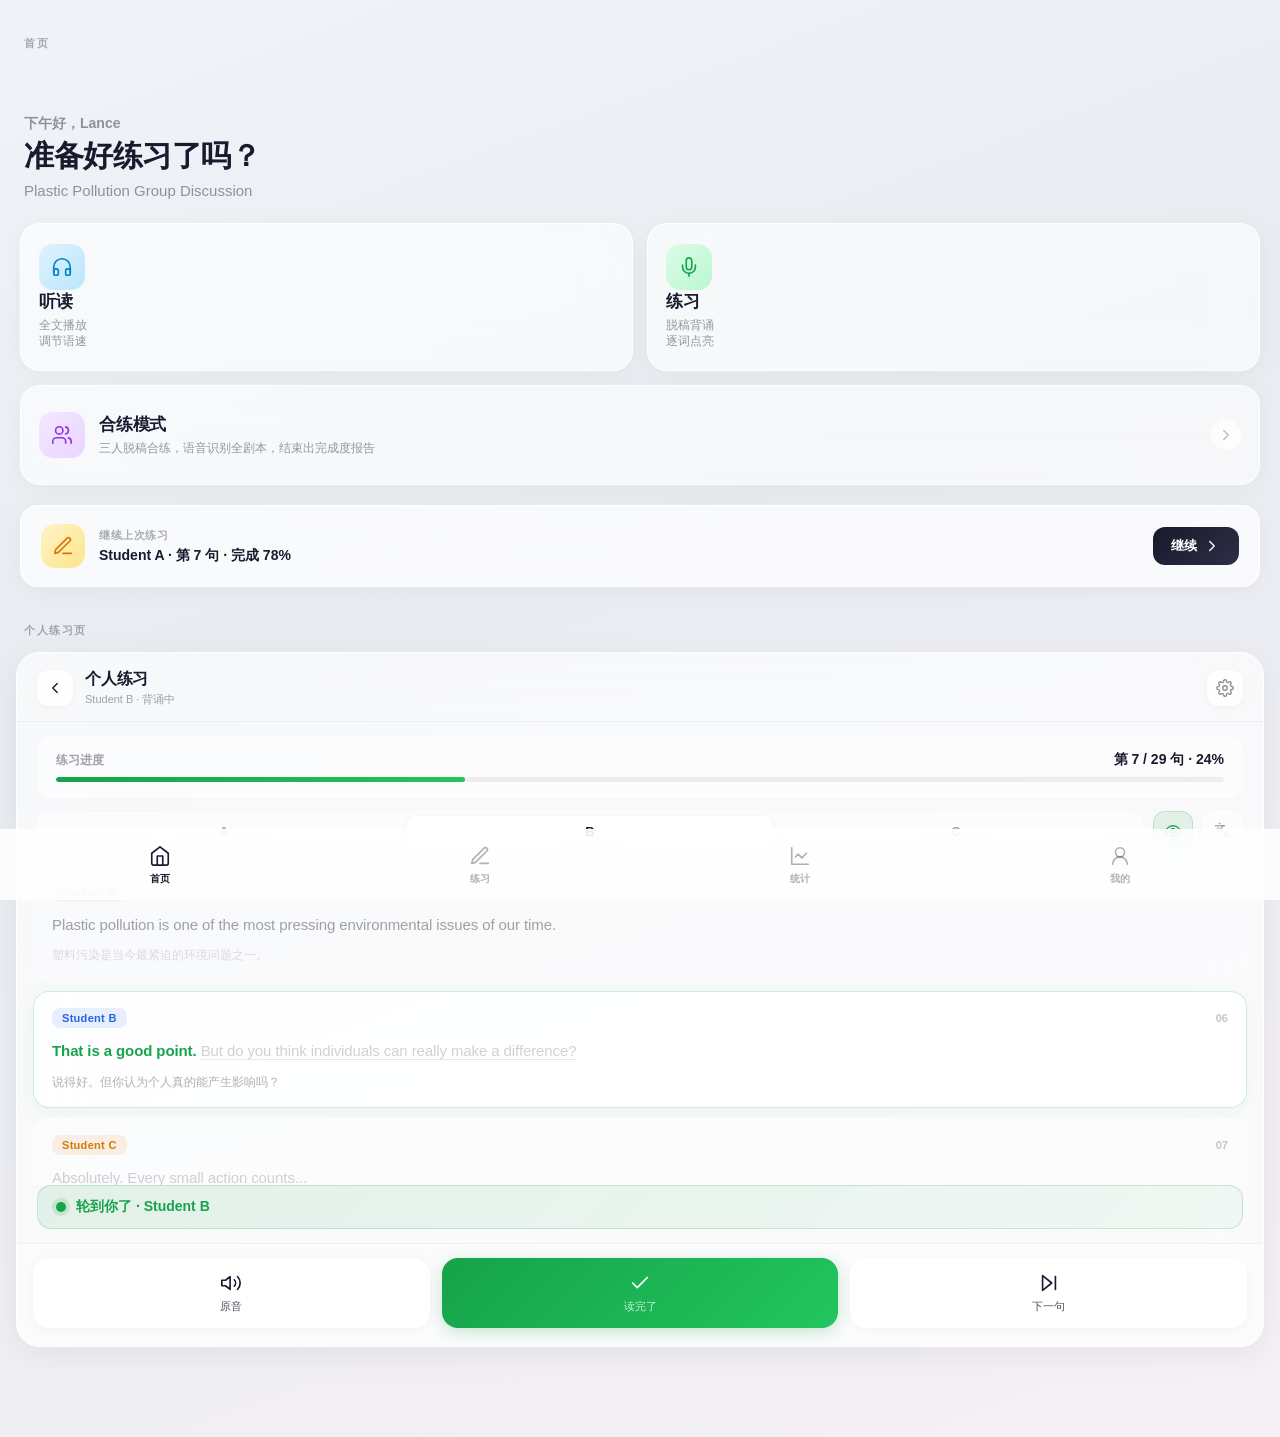
<file: v4/samples/3-modern-glass.html>
<!DOCTYPE html>
<html lang="zh-CN">
<head>
<meta charset="UTF-8">
<meta name="viewport" content="width=device-width, initial-scale=1.0, maximum-scale=1.0, user-scalable=no">
<title>Modern Glass</title>
<style>
  * { margin: 0; padding: 0; box-sizing: border-box; -webkit-tap-highlight-color: transparent; }
  body {
    font-family: -apple-system, BlinkMacSystemFont, 'SF Pro Display', 'SF Pro Text', 'Helvetica Neue', sans-serif;
    background: linear-gradient(160deg, #f0f4f8 0%, #e8ecf1 40%, #f5f0f5 100%);
    min-height: 100vh;
    color: #1a1a2e;
    padding: 0 0 90px;
    -webkit-font-smoothing: antialiased;
  }
  .svg-icon { width: 22px; height: 22px; stroke: currentColor; stroke-width: 1.8; fill: none; stroke-linecap: round; stroke-linejoin: round; }
  .svg-icon-sm { width: 18px; height: 18px; stroke: currentColor; stroke-width: 1.8; fill: none; stroke-linecap: round; stroke-linejoin: round; }
  .svg-icon-lg { width: 28px; height: 28px; stroke: currentColor; stroke-width: 1.8; fill: none; stroke-linecap: round; stroke-linejoin: round; }

  .section-label {
    font-size: 11px;
    font-weight: 700;
    letter-spacing: 1.5px;
    text-transform: uppercase;
    color: rgba(26,26,46,0.35);
    padding: 36px 24px 14px;
  }

  /* ========== HOME ========== */
  .home-greeting {
    padding: 50px 24px 24px;
  }
  .home-greeting .greeting {
    font-size: 14px;
    font-weight: 600;
    color: rgba(26,26,46,0.45);
    margin-bottom: 6px;
  }
  .home-greeting h1 {
    font-size: 30px;
    font-weight: 800;
    letter-spacing: -0.5px;
    line-height: 1.15;
  }
  .home-greeting .subtitle {
    font-size: 15px;
    color: rgba(26,26,46,0.45);
    margin-top: 8px;
    font-weight: 500;
  }

  .mode-grid {
    padding: 0 20px;
    display: grid;
    grid-template-columns: 1fr 1fr;
    gap: 14px;
  }
  .mode-tile {
    background: rgba(255,255,255,0.6);
    backdrop-filter: blur(20px);
    -webkit-backdrop-filter: blur(20px);
    border: 1px solid rgba(255,255,255,0.8);
    border-radius: 20px;
    padding: 20px 18px;
    min-height: 140px;
    display: flex;
    flex-direction: column;
    justify-content: space-between;
    transition: transform 0.2s;
    box-shadow: 0 4px 24px rgba(0,0,0,0.04);
  }
  .mode-tile:active { transform: scale(0.97); }
  .mode-tile.wide {
    grid-column: 1 / -1;
    min-height: 100px;
    flex-direction: row;
    align-items: center;
  }
  .mode-tile-icon {
    width: 46px; height: 46px;
    border-radius: 14px;
    display: flex; align-items: center; justify-content: center;
  }
  .mode-tile.listen .mode-tile-icon { background: linear-gradient(135deg, #e0f2fe, #bae6fd); color: #0284c7; }
  .mode-tile.practice .mode-tile-icon { background: linear-gradient(135deg, #dcfce7, #bbf7d0); color: #16a34a; }
  .mode-tile.group .mode-tile-icon { background: linear-gradient(135deg, #f3e8ff, #e9d5ff); color: #9333ea; }
  .mode-tile-info h3 {
    font-size: 17px;
    font-weight: 700;
    margin-bottom: 4px;
    letter-spacing: -0.2px;
  }
  .mode-tile-info p {
    font-size: 12px;
    color: rgba(26,26,46,0.45);
    line-height: 1.4;
    font-weight: 500;
  }
  .mode-tile.wide .mode-tile-info { flex: 1; margin-left: 14px; }
  .mode-tile-arrow {
    width: 30px; height: 30px;
    border-radius: 50%;
    background: rgba(255,255,255,0.7);
    display: flex; align-items: center; justify-content: center;
    color: rgba(26,26,46,0.3);
  }

  .continue-card {
    margin: 20px 20px 0;
    background: rgba(255,255,255,0.7);
    backdrop-filter: blur(20px);
    -webkit-backdrop-filter: blur(20px);
    border: 1px solid rgba(255,255,255,0.9);
    border-radius: 18px;
    padding: 18px 20px;
    display: flex;
    align-items: center;
    gap: 14px;
    box-shadow: 0 4px 24px rgba(0,0,0,0.04);
  }
  .continue-icon {
    width: 44px; height: 44px;
    border-radius: 14px;
    background: linear-gradient(135deg, #fef3c7, #fde68a);
    display: flex; align-items: center; justify-content: center;
    color: #d97706;
  }
  .continue-info { flex: 1; }
  .continue-info .label {
    font-size: 11px;
    font-weight: 700;
    letter-spacing: 0.5px;
    text-transform: uppercase;
    color: rgba(26,26,46,0.35);
    margin-bottom: 4px;
  }
  .continue-info .value {
    font-size: 14px;
    font-weight: 600;
    color: #1a1a2e;
  }
  .continue-btn {
    padding: 10px 18px;
    background: linear-gradient(135deg, #1a1a2e, #2d2d44);
    color: #fff;
    border-radius: 12px;
    font-size: 13px;
    font-weight: 700;
    display: flex;
    align-items: center;
    gap: 6px;
  }

  /* ========== PRACTICE ========== */
  .practice-shell {
    margin: 0 16px;
    background: rgba(255,255,255,0.65);
    backdrop-filter: blur(30px);
    -webkit-backdrop-filter: blur(30px);
    border: 1px solid rgba(255,255,255,0.9);
    border-radius: 24px;
    overflow: hidden;
    box-shadow: 0 8px 32px rgba(0,0,0,0.06);
  }
  .practice-header {
    padding: 16px 20px 14px;
    display: flex;
    align-items: center;
    justify-content: space-between;
    border-bottom: 1px solid rgba(0,0,0,0.04);
  }
  .header-left {
    display: flex;
    align-items: center;
    gap: 12px;
  }
  .header-back {
    width: 36px; height: 36px;
    border-radius: 12px;
    background: rgba(255,255,255,0.8);
    display: flex; align-items: center; justify-content: center;
    color: #1a1a2e;
    box-shadow: 0 2px 8px rgba(0,0,0,0.04);
  }
  .header-title {
    font-size: 16px;
    font-weight: 700;
    letter-spacing: -0.2px;
  }
  .header-sub {
    font-size: 11px;
    color: rgba(26,26,46,0.4);
    margin-top: 2px;
    font-weight: 500;
  }
  .header-settings {
    width: 36px; height: 36px;
    border-radius: 12px;
    background: rgba(255,255,255,0.8);
    display: flex; align-items: center; justify-content: center;
    color: rgba(26,26,46,0.5);
    box-shadow: 0 2px 8px rgba(0,0,0,0.04);
  }

  .progress-widget {
    margin: 14px 20px;
    padding: 14px 18px;
    background: rgba(255,255,255,0.5);
    border-radius: 16px;
    border: 1px solid rgba(255,255,255,0.7);
  }
  .progress-top {
    display: flex;
    justify-content: space-between;
    align-items: baseline;
    margin-bottom: 8px;
  }
  .progress-top .label {
    font-size: 12px;
    font-weight: 600;
    color: rgba(26,26,46,0.4);
  }
  .progress-top .value {
    font-size: 14px;
    font-weight: 700;
    color: #1a1a2e;
  }
  .progress-track {
    height: 5px;
    background: rgba(0,0,0,0.06);
    border-radius: 3px;
    overflow: hidden;
  }
  .progress-fill {
    height: 100%;
    width: 35%;
    background: linear-gradient(90deg, #16a34a, #22c55e);
    border-radius: 3px;
  }

  .control-row {
    padding: 0 20px 14px;
    display: flex;
    gap: 10px;
    align-items: center;
  }
  .role-tabs {
    flex: 1;
    display: flex;
    background: rgba(255,255,255,0.5);
    border-radius: 12px;
    padding: 3px;
    border: 1px solid rgba(255,255,255,0.7);
  }
  .role-tabs button {
    flex: 1;
    padding: 8px 0;
    border: none;
    background: transparent;
    font-size: 13px;
    font-weight: 700;
    color: rgba(26,26,46,0.4);
    border-radius: 10px;
    font-family: inherit;
    transition: all 0.2s;
  }
  .role-tabs button.active {
    background: #fff;
    color: #1a1a2e;
    box-shadow: 0 2px 8px rgba(0,0,0,0.06);
  }
  .icon-toggle {
    width: 40px; height: 40px;
    border-radius: 12px;
    background: rgba(255,255,255,0.5);
    border: 1px solid rgba(255,255,255,0.7);
    display: flex; align-items: center; justify-content: center;
    color: rgba(26,26,46,0.35);
    transition: all 0.2s;
  }
  .icon-toggle.on {
    background: rgba(22,163,74,0.1);
    border-color: rgba(22,163,74,0.2);
    color: #16a34a;
  }

  .script-area {
    padding: 0 16px 16px;
    max-height: 320px;
    overflow-y: auto;
  }
  .script-item {
    padding: 16px 18px;
    border-radius: 16px;
    margin-bottom: 10px;
    background: rgba(255,255,255,0.4);
    border: 1px solid rgba(255,255,255,0.6);
    transition: all 0.3s;
  }
  .script-item.current {
    background: rgba(255,255,255,0.85);
    border-color: rgba(22,163,74,0.2);
    box-shadow: 0 4px 20px rgba(22,163,74,0.06);
  }
  .script-item.past { opacity: 0.4; }
  .script-head {
    display: flex;
    justify-content: space-between;
    align-items: center;
    margin-bottom: 10px;
  }
  .script-role {
    font-size: 11px;
    font-weight: 800;
    letter-spacing: 0.3px;
    padding: 4px 10px;
    border-radius: 8px;
  }
  .script-role.A { background: rgba(239,68,68,0.1); color: #dc2626; }
  .script-role.B { background: rgba(37,99,235,0.1); color: #2563eb; }
  .script-role.C { background: rgba(217,119,6,0.1); color: #d97706; }
  .script-idx {
    font-size: 11px;
    font-weight: 600;
    color: rgba(26,26,46,0.25);
  }
  .script-text {
    font-size: 15px;
    line-height: 1.75;
    color: #1a1a2e;
    letter-spacing: -0.1px;
  }
  .script-text .ok {
    color: #16a34a;
    font-weight: 600;
  }
  .script-text .miss {
    color: rgba(26,26,46,0.2);
    border-bottom: 1px solid rgba(26,26,46,0.1);
  }
  .script-zh {
    font-size: 12px;
    color: rgba(26,26,46,0.35);
    margin-top: 8px;
    line-height: 1.5;
  }

  .turn-pill {
    margin: 0 20px 14px;
    padding: 12px 18px;
    background: linear-gradient(135deg, rgba(22,163,74,0.1), rgba(34,197,94,0.05));
    border: 1px solid rgba(22,163,74,0.2);
    border-radius: 14px;
    display: flex;
    align-items: center;
    gap: 10px;
  }
  .turn-pill .ring {
    width: 10px; height: 10px;
    border-radius: 50%;
    background: #16a34a;
    box-shadow: 0 0 0 4px rgba(22,163,74,0.15);
    animation: ring-pulse 1.5s infinite;
  }
  @keyframes ring-pulse {
    0%, 100% { box-shadow: 0 0 0 4px rgba(22,163,74,0.15); }
    50% { box-shadow: 0 0 0 8px rgba(22,163,74,0.05); }
  }
  .turn-pill span {
    font-size: 14px;
    font-weight: 700;
    color: #16a34a;
  }

  .action-bar {
    padding: 14px 16px 18px;
    display: flex;
    gap: 12px;
    border-top: 1px solid rgba(0,0,0,0.04);
    background: rgba(255,255,255,0.3);
  }
  .action-btn {
    flex: 1;
    padding: 14px 0;
    border-radius: 16px;
    border: none;
    font-family: inherit;
    font-size: 13px;
    font-weight: 700;
    display: flex;
    flex-direction: column;
    align-items: center;
    gap: 5px;
    transition: all 0.2s;
  }
  .action-btn:active { transform: scale(0.97); }
  .action-btn.secondary {
    background: rgba(255,255,255,0.8);
    color: #1a1a2e;
    box-shadow: 0 2px 12px rgba(0,0,0,0.04);
  }
  .action-btn.primary {
    background: linear-gradient(135deg, #16a34a, #22c55e);
    color: #fff;
    box-shadow: 0 4px 16px rgba(22,163,74,0.25);
  }
  .action-btn .btn-sub {
    font-size: 11px;
    font-weight: 500;
    opacity: 0.75;
  }

  /* ========== BOTTOM TAB BAR ========== */
  .tab-bar {
    position: fixed;
    bottom: 0;
    left: 0;
    right: 0;
    background: rgba(255,255,255,0.8);
    backdrop-filter: blur(30px);
    -webkit-backdrop-filter: blur(30px);
    border-top: 1px solid rgba(255,255,255,0.9);
    display: flex;
    padding: 8px 0 calc(8px + env(safe-area-inset-bottom));
    z-index: 100;
  }
  .tab-item {
    flex: 1;
    display: flex;
    flex-direction: column;
    align-items: center;
    gap: 4px;
    padding: 6px 0;
    color: rgba(26,26,46,0.35);
    transition: color 0.2s;
  }
  .tab-item.active {
    color: #1a1a2e;
  }
  .tab-item .tab-icon {
    width: 24px; height: 24px;
    display: flex; align-items: center; justify-content: center;
  }
  .tab-item .tab-label {
    font-size: 10px;
    font-weight: 600;
    letter-spacing: 0.3px;
  }
</style>
</head>
<body>

<!-- ========== HOME ========== -->
<div class="section-label">首页</div>
<div class="home-greeting">
  <div class="greeting">下午好，Lance</div>
  <h1>准备好练习了吗？</h1>
  <div class="subtitle">Plastic Pollution Group Discussion</div>
</div>

<div class="mode-grid">
  <div class="mode-tile listen">
    <div class="mode-tile-icon">
      <svg class="svg-icon" viewBox="0 0 24 24"><path d="M3 18v-6a9 9 0 0 1 18 0v6"/><path d="M21 19a2 2 0 0 1-2 2h-1a2 2 0 0 1-2-2v-3a2 2 0 0 1 2-2h3zM3 19a2 2 0 0 0 2 2h1a2 2 0 0 0 2-2v-3a2 2 0 0 0-2-2H3z"/></svg>
    </div>
    <div class="mode-tile-info">
      <h3>听读</h3>
      <p>全文播放<br>调节语速</p>
    </div>
  </div>

  <div class="mode-tile practice">
    <div class="mode-tile-icon">
      <svg class="svg-icon" viewBox="0 0 24 24"><path d="M12 2a3 3 0 0 0-3 3v7a3 3 0 0 0 6 0V5a3 3 0 0 0-3-3Z"/><path d="M19 10v2a7 7 0 0 1-14 0v-2"/><line x1="12" x2="12" y1="19" y2="22"/></svg>
    </div>
    <div class="mode-tile-info">
      <h3>练习</h3>
      <p>脱稿背诵<br>逐词点亮</p>
    </div>
  </div>

  <div class="mode-tile group wide">
    <div class="mode-tile-icon">
      <svg class="svg-icon" viewBox="0 0 24 24"><path d="M16 21v-2a4 4 0 0 0-4-4H6a4 4 0 0 0-4 4v2"/><circle cx="9" cy="7" r="4"/><path d="M22 21v-2a4 4 0 0 0-3-3.87"/><path d="M16 3.13a4 4 0 0 1 0 7.75"/></svg>
    </div>
    <div class="mode-tile-info">
      <h3>合练模式</h3>
      <p>三人脱稿合练，语音识别全剧本，结束出完成度报告</p>
    </div>
    <div class="mode-tile-arrow">
      <svg class="svg-icon-sm" viewBox="0 0 24 24"><path d="m9 18 6-6-6-6"/></svg>
    </div>
  </div>
</div>

<div class="continue-card">
  <div class="continue-icon">
    <svg class="svg-icon" viewBox="0 0 24 24"><path d="M12 20h9"/><path d="M16.5 3.5a2.12 2.12 0 0 1 3 3L7 19l-4 1 1-4Z"/></svg>
  </div>
  <div class="continue-info">
    <div class="label">继续上次练习</div>
    <div class="value">Student A · 第 7 句 · 完成 78%</div>
  </div>
  <div class="continue-btn">
    继续
    <svg class="svg-icon-sm" viewBox="0 0 24 24"><path d="m9 18 6-6-6-6"/></svg>
  </div>
</div>

<!-- ========== PRACTICE ========== -->
<div class="section-label">个人练习页</div>
<div class="practice-shell">
  <div class="practice-header">
    <div class="header-left">
      <div class="header-back">
        <svg class="svg-icon-sm" viewBox="0 0 24 24"><path d="m15 18-6-6 6-6"/></svg>
      </div>
      <div>
        <div class="header-title">个人练习</div>
        <div class="header-sub">Student B · 背诵中</div>
      </div>
    </div>
    <div class="header-settings">
      <svg class="svg-icon-sm" viewBox="0 0 24 24"><circle cx="12" cy="12" r="3"/><path d="M19.4 15a1.65 1.65 0 0 0 .33 1.82l.06.06a2 2 0 0 1 0 2.83 2 2 0 0 1-2.83 0l-.06-.06a1.65 1.65 0 0 0-1.82-.33 1.65 1.65 0 0 0-1 1.51V21a2 2 0 0 1-2 2 2 2 0 0 1-2-2v-.09A1.65 1.65 0 0 0 9 19.4a1.65 1.65 0 0 0-1.82.33l-.06.06a2 2 0 0 1-2.83 0 2 2 0 0 1 0-2.83l.06-.06a1.65 1.65 0 0 0 .33-1.82 1.65 1.65 0 0 0-1.51-1H3a2 2 0 0 1-2-2 2 2 0 0 1 2-2h.09A1.65 1.65 0 0 0 4.6 9a1.65 1.65 0 0 0-.33-1.82l-.06-.06a2 2 0 0 1 0-2.83 2 2 0 0 1 2.83 0l.06.06a1.65 1.65 0 0 0 1.82.33H9a1.65 1.65 0 0 0 1-1.51V3a2 2 0 0 1 2-2 2 2 0 0 1 2 2v.09a1.65 1.65 0 0 0 1 1.51 1.65 1.65 0 0 0 1.82-.33l.06-.06a2 2 0 0 1 2.83 0 2 2 0 0 1 0 2.83l-.06.06a1.65 1.65 0 0 0-.33 1.82V9a1.65 1.65 0 0 0 1.51 1H21a2 2 0 0 1 2 2 2 2 0 0 1-2 2h-.09a1.65 1.65 0 0 0-1.51 1z"/></svg>
    </div>
  </div>

  <div class="progress-widget">
    <div class="progress-top">
      <span class="label">练习进度</span>
      <span class="value">第 7 / 29 句 · 24%</span>
    </div>
    <div class="progress-track"><div class="progress-fill"></div></div>
  </div>

  <div class="control-row">
    <div class="role-tabs">
      <button>A</button>
      <button class="active">B</button>
      <button>C</button>
    </div>
    <div class="icon-toggle on">
      <svg class="svg-icon-sm" viewBox="0 0 24 24"><path d="M2 12s3-7 10-7 10 7 10 7-3 7-10 7-10-7-10-7Z"/><circle cx="12" cy="12" r="3"/></svg>
    </div>
    <div class="icon-toggle">
      <svg class="svg-icon-sm" viewBox="0 0 24 24"><path d="m5 8 6 6"/><path d="m4 14 6-6 2-3"/><path d="M2 5h12"/><path d="M7 2h1"/><path d="m22 22-5-10-5 10"/><path d="M14 18h6"/></svg>
    </div>
  </div>

  <div class="script-area">
    <div class="script-item past">
      <div class="script-head">
        <span class="script-role A">Student A</span>
        <span class="script-idx">05</span>
      </div>
      <div class="script-text">Plastic pollution is one of the most pressing environmental issues of our time.</div>
      <div class="script-zh">塑料污染是当今最紧迫的环境问题之一。</div>
    </div>

    <div class="script-item current">
      <div class="script-head">
        <span class="script-role B">Student B</span>
        <span class="script-idx">06</span>
      </div>
      <div class="script-text">
        <span class="ok">That is a good point.</span>
        <span class="miss"> But do you think individuals can really make a difference?</span>
      </div>
      <div class="script-zh">说得好。但你认为个人真的能产生影响吗？</div>
    </div>

    <div class="script-item">
      <div class="script-head">
        <span class="script-role C">Student C</span>
        <span class="script-idx">07</span>
      </div>
      <div class="script-text" style="color:rgba(26,26,46,0.2)">Absolutely. Every small action counts...</div>
    </div>
  </div>

  <div class="turn-pill">
    <div class="ring"></div>
    <span>轮到你了 · Student B</span>
  </div>

  <div class="action-bar">
    <button class="action-btn secondary">
      <svg class="svg-icon" viewBox="0 0 24 24"><polygon points="11 5 6 9 2 9 2 15 6 15 11 19 11 5"/><path d="M15.54 8.46a5 5 0 0 1 0 7.07"/><path d="M19.07 4.93a10 10 0 0 1 0 14.14"/></svg>
      <span class="btn-sub">原音</span>
    </button>
    <button class="action-btn primary">
      <svg class="svg-icon" viewBox="0 0 24 24"><path d="M20 6 9 17l-5-5"/></svg>
      <span class="btn-sub">读完了</span>
    </button>
    <button class="action-btn secondary">
      <svg class="svg-icon" viewBox="0 0 24 24"><polygon points="5 4 15 12 5 20 5 4"/><line x1="19" x2="19" y1="5" y2="19"/></svg>
      <span class="btn-sub">下一句</span>
    </button>
  </div>
</div>

<!-- ========== BOTTOM TAB BAR ========== -->
<div class="tab-bar">
  <div class="tab-item active">
    <div class="tab-icon">
      <svg class="svg-icon" viewBox="0 0 24 24"><path d="m3 9 9-7 9 7v11a2 2 0 0 1-2 2H5a2 2 0 0 1-2-2z"/><polyline points="9 22 9 12 15 12 15 22"/></svg>
    </div>
    <div class="tab-label">首页</div>
  </div>
  <div class="tab-item">
    <div class="tab-icon">
      <svg class="svg-icon" viewBox="0 0 24 24"><path d="M12 20h9"/><path d="M16.5 3.5a2.12 2.12 0 0 1 3 3L7 19l-4 1 1-4Z"/></svg>
    </div>
    <div class="tab-label">练习</div>
  </div>
  <div class="tab-item">
    <div class="tab-icon">
      <svg class="svg-icon" viewBox="0 0 24 24"><path d="M3 3v18h18"/><path d="m19 9-5 5-4-4-3 3"/></svg>
    </div>
    <div class="tab-label">统计</div>
  </div>
  <div class="tab-item">
    <div class="tab-icon">
      <svg class="svg-icon" viewBox="0 0 24 24"><circle cx="12" cy="8" r="5"/><path d="M20 21a8 8 0 0 0-16 0"/></svg>
    </div>
    <div class="tab-label">我的</div>
  </div>
</div>

</body>
</html>
</file>
<file: v2/css/style.css>
* { margin: 0; padding: 0; box-sizing: border-box; -webkit-tap-highlight-color: transparent; -webkit-user-select: none; user-select: none; -webkit-touch-callout: none; }
body {
  font-family: -apple-system, BlinkMacSystemFont, 'Segoe UI', Roboto, sans-serif;
  background: #f0f2f5; color: #1a1a2e; min-height: 100vh;
  padding-bottom: 180px; font-size: 16px;
}

/* Header - fixed top like Excel freeze */
.header {
  position: sticky; top: 0; z-index: 100;
  background: linear-gradient(135deg, #1a7a5c, #2d9a74);
  color: white; padding: 12px 16px 8px;
  box-shadow: 0 2px 12px rgba(0,0,0,0.15);
}
.header-top { display: flex; justify-content: space-between; align-items: center; margin-bottom: 8px; }
.header-title { font-size: 17px; font-weight: 700; display: flex; align-items: center; gap: 6px; }
.header-icons { display: flex; gap: 10px; }
.icon-btn {
  background: rgba(255,255,255,0.2); border: none; color: white;
  width: 36px; height: 36px; border-radius: 50%; font-size: 18px;
  cursor: pointer; display: flex; align-items: center; justify-content: center;
}
.icon-btn:active { background: rgba(255,255,255,0.35); }
.icon-btn.active { background: #ff9500; }

/* Progress bar */
.progress-bar { background: rgba(255,255,255,0.25); border-radius: 6px; height: 8px; overflow: hidden; margin-bottom: 6px; }
.progress-fill { height: 100%; background: #ffd700; border-radius: 6px; transition: width 0.3s; }
.progress-info { display: flex; justify-content: space-between; font-size: 13px; opacity: 0.95; }

/* Guide panel */
.guide-panel {
  background: #fff8e1; border-left: 4px solid #ffb300; margin: 12px 16px;
  padding: 12px 16px; border-radius: 8px; font-size: 14px; line-height: 1.7;
}
.guide-panel.collapsed { display: none; }
.guide-panel h3 { font-size: 15px; margin-bottom: 6px; color: #e65100; }
.guide-panel ol { padding-left: 20px; }
.guide-close { float: right; background: none; border: none; font-size: 20px; cursor: pointer; color: #999; }

/* Controls section */
.controls { padding: 0 16px; margin-bottom: 12px; }
.control-label { font-size: 13px; color: #666; margin-bottom: 6px; font-weight: 600; }

/* Role segmented control */
.role-seg { display: flex; gap: 6px; margin-bottom: 14px; }
.seg-btn {
  flex: 1; padding: 10px 4px; border: 2px solid #ddd; background: white;
  border-radius: 10px; font-size: 14px; font-weight: 600; cursor: pointer;
  transition: all 0.2s; color: #555;
}
.seg-btn .dot { display: inline-block; width: 8px; height: 8px; border-radius: 50%; margin-right: 4px; }
.seg-btn.active-A { border-color: #e74c3c; background: #fde8e6; color: #c0392b; }
.seg-btn.active-B { border-color: #3498db; background: #e8f4fd; color: #2980b9; }
.seg-btn.active-C { border-color: #f39c12; background: #fef5e7; color: #d68910; }
.seg-btn.active-ALL { border-color: #27ae60; background: #e8f8f0; color: #1e8449; }

/* Practice mode (read/recite) */
.mode-seg { display: flex; gap: 8px; margin-bottom: 14px; }
.mode-btn {
  flex: 1; padding: 12px 8px; border: 2px solid #ddd; background: white;
  border-radius: 10px; font-size: 15px; font-weight: 600; cursor: pointer;
  transition: all 0.2s; color: #888;
}
.mode-btn.active {
  border-color: #1a7a5c; background: linear-gradient(135deg, #1a7a5c, #2d9a74);
  color: white; box-shadow: 0 2px 8px rgba(26,122,92,0.3);
}

/* Mode + translation same row */
.mode-translate-row {
  display: flex !important;
  flex-wrap: nowrap !important;
  gap: 6px;
  margin-bottom: 14px;
  align-items: stretch;
  width: 100%;
}
.mode-translate-row .mode-seg {
  flex: 2 1 0 !important;
  margin-bottom: 0 !important;
  min-width: 0 !important;
  gap: 6px;
  display: flex;
}
.mode-translate-row .mode-btn {
  flex: 1 1 0 !important;
  padding: 10px 2px;
  font-size: 14px;
  white-space: nowrap;
  overflow: hidden;
  min-width: 0;
}
.mode-translate-row .toggle-btn {
  flex: 1 1 0 !important;
  padding: 10px 2px;
  font-size: 14px;
  white-space: nowrap;
  overflow: hidden;
  min-width: 0 !important;
  display: flex;
  align-items: center;
  justify-content: center;
}

/* Toggle buttons (translation / speech) */
.toggle-row { display: flex; gap: 8px; margin-bottom: 14px; }
.toggle-btn {
  flex: 1; padding: 10px 8px; border: 2px solid #ddd; background: white;
  border-radius: 10px; font-size: 14px; font-weight: 600; cursor: pointer;
  transition: all 0.2s; color: #888;
}
.toggle-btn.active {
  border-color: #ff9500; background: #fff8f0; color: #e67e00;
}

/* Speed control */
.speed-row { display: flex; align-items: center; gap: 12px; margin-bottom: 14px; }
.speed-row input[type=range] { flex: 1; accent-color: #1a7a5c; }
.speed-val { font-weight: 700; color: #1a7a5c; min-width: 42px; text-align: right; }

/* Transcript */
.transcript { padding: 0 16px; }
.sentence {
  background: white; border-radius: 12px; padding: 14px 16px; margin-bottom: 10px;
  box-shadow: 0 1px 4px rgba(0,0,0,0.06); transition: all 0.3s; cursor: pointer;
  border: 2px solid transparent;
}
.sentence.played { opacity: 0.45; }
.sentence.current { border-color: #1a7a5c; box-shadow: 0 4px 16px rgba(26,122,92,0.2); opacity: 1; }
.sentence.my-turn { border-color: #ff9500; background: #fff8f0; }
.sentence-meta { display: flex; justify-content: space-between; align-items: center; margin-bottom: 8px; }
.role-tag { font-size: 12px; font-weight: 700; padding: 3px 10px; border-radius: 12px; }
.role-A { background: #fde8e6; color: #c0392b; }
.role-B { background: #e8f4fd; color: #2980b9; }
.role-C { background: #fef5e7; color: #d68910; }
.my-badge { background: #ff9500; color: white; padding: 1px 6px; border-radius: 8px; font-size: 10px; margin-left: 4px; }
.sentence-num { font-size: 12px; color: #999; }
.sentence-text { font-size: 15px; line-height: 1.65; color: #2c3e50; }

/* Chinese translation */
.sentence-zh {
  font-size: 13px; line-height: 1.6; color: #666; margin-top: 8px;
  padding-top: 8px; border-top: 1px dashed #ddd; display: none;
}
.show-zh .sentence-zh { display: block; }

/* Speech recognition word reveal */
.word-blank {
  display: inline-block; min-width: 20px; border-bottom: 2px solid #ccc;
  margin: 0 1px; text-align: center; color: transparent;
}
.word-revealed { color: #1a7a5c; border-bottom-color: transparent; font-weight: 600; }
.word-missed { color: #e74c3c; border-bottom-color: #e74c3c; text-decoration: line-through; }
/* Hint mode: show unmatched words in orange, same spacing */
.word-hint { color: #e67e22; border-bottom: 2px solid #f5cba7; font-weight: 500; }
/* All words are clickable for TTS + translation */
.sentence-text span { cursor: pointer; -webkit-user-select: none; user-select: none; }
.sentence-text span:active { opacity: 0.7; }

/* Word tooltip */
.word-tooltip {
  position: fixed; z-index: 500; background: white;
  border-radius: 12px; padding: 12px 16px;
  box-shadow: 0 4px 20px rgba(0,0,0,0.15);
  max-width: 250px; text-align: center;
  border: 1px solid #eee;
  transform: translateX(-50%);  /* center horizontally on the word */
}
.word-tooltip::after {
  content: ''; position: absolute; bottom: -8px; left: 50%;
  transform: translateX(-50%); border-width: 8px 8px 0;
  border-style: solid; border-color: white transparent transparent;
}
.tooltip-word { font-size: 18px; font-weight: 700; color: #2c3e50; margin-bottom: 4px; }
.tooltip-translation { font-size: 15px; color: #1a7a5c; margin-bottom: 8px; min-height: 20px; }
.tooltip-tts-btn {
  background: #3498db; color: white; border: none;
  padding: 6px 16px; border-radius: 8px; font-size: 13px;
  font-weight: 600; cursor: pointer;
}
.tooltip-tts-btn:active { background: #2980b9; }

/* Bottom dock */
.dock {
  position: fixed; bottom: 0; left: 0; right: 0; z-index: 200;
  background: white; padding: 8px 12px 20px; box-shadow: 0 -2px 16px rgba(0,0,0,0.1);
}
.my-turn-bar {
  background: linear-gradient(135deg, #ff9500, #ff6b00); color: white;
  padding: 8px 16px; border-radius: 10px; text-align: center;
  font-weight: 700; font-size: 15px; margin-bottom: 8px;
  animation: pulse 1.2s infinite; display: none;
}
.my-turn-bar.show { display: block; }
@keyframes pulse {
  0%, 100% { opacity: 1; transform: scale(1); }
  50% { opacity: 0.85; transform: scale(1.01); }
}
.dock-buttons { display: flex; gap: 8px; align-items: center; }
.dock-btn {
  flex: 1; padding: 8px 4px; border: none; border-radius: 10px;
  font-size: 12px; font-weight: 600; cursor: pointer; display: flex;
  flex-direction: column; align-items: center; gap: 1px; transition: all 0.15s;
}
.dock-btn:active { transform: scale(0.96); }
.dock-btn .btn-icon { font-size: 18px; }
.btn-secondary { background: #eef1f4; color: #555; }
.btn-primary { background: linear-gradient(135deg, #1a7a5c, #2d9a74); color: white; flex: 1.5; }
.btn-primary.my-turn-mode { background: linear-gradient(135deg, #ff9500, #ff6b00); }

/* Modal */
.modal {
  position: fixed; top: 0; left: 0; right: 0; bottom: 0; background: rgba(0,0,0,0.5);
  z-index: 300; display: none; align-items: center; justify-content: center; padding: 20px;
}
.modal.show { display: flex; }
.modal-content {
  background: white; border-radius: 16px; padding: 24px; width: 100%; max-width: 400px;
  max-height: 80vh; overflow-y: auto;
}
.modal-content h2 { font-size: 20px; margin-bottom: 16px; color: #1a1a2e; }
.modal-content label { display: block; font-size: 14px; color: #666; margin-bottom: 6px; }
.modal-content input[type=text] {
  width: 100%; padding: 10px 12px; border: 2px solid #ddd; border-radius: 8px;
  font-size: 15px; margin-bottom: 16px;
}
.modal-actions { display: flex; gap: 10px; }
.modal-actions button {
  flex: 1; padding: 12px; border: none; border-radius: 10px; font-size: 15px;
  font-weight: 600; cursor: pointer;
}
.btn-cancel { background: #eee; color: #666; }
.btn-save { background: #1a7a5c; color: white; }

/* Stats */
.stats-grid { display: grid; grid-template-columns: 1fr 1fr; gap: 12px; margin-bottom: 16px; }
.stat-card { background: #f8f9fa; border-radius: 10px; padding: 14px; text-align: center; }
.stat-num { font-size: 28px; font-weight: 800; color: #1a7a5c; }
.stat-label { font-size: 12px; color: #888; margin-top: 4px; }
.stats-note { font-size: 14px; color: #666; text-align: center; margin-bottom: 16px; line-height: 1.6; }

/* Speech status indicator */
.speech-status {
  display: inline-flex; align-items: center; gap: 6px; font-size: 12px;
  color: #ff9500; font-weight: 600;
}
.speech-dot {
  width: 8px; height: 8px; border-radius: 50%; background: #ff9500;
  animation: blink 1s infinite;
}
@keyframes blink { 0%, 100% { opacity: 1; } 50% { opacity: 0.3; } }
</file>
<file: v3/css/style.css>
* { margin: 0; padding: 0; box-sizing: border-box; -webkit-tap-highlight-color: transparent; -webkit-user-select: none; user-select: none; -webkit-touch-callout: none; }
body {
  font-family: -apple-system, BlinkMacSystemFont, 'Segoe UI', Roboto, sans-serif;
  background: #f0f2f5; color: #1a1a2e; min-height: 100vh;
  padding-bottom: 180px; font-size: 16px;
}

/* Header - fixed top like Excel freeze */
.header {
  position: sticky; top: 0; z-index: 100;
  background: linear-gradient(135deg, #1a7a5c, #2d9a74);
  color: white; padding: 12px 16px 8px;
  box-shadow: 0 2px 12px rgba(0,0,0,0.15);
}
.header-top { display: flex; justify-content: space-between; align-items: center; margin-bottom: 8px; }
.header-title { font-size: 17px; font-weight: 700; display: flex; align-items: center; gap: 6px; }
.header-icons { display: flex; gap: 10px; }
.icon-btn {
  background: rgba(255,255,255,0.2); border: none; color: white;
  width: 36px; height: 36px; border-radius: 50%; font-size: 18px;
  cursor: pointer; display: flex; align-items: center; justify-content: center;
}
.icon-btn:active { background: rgba(255,255,255,0.35); }
.icon-btn.active { background: #ff9500; }

/* Progress bar */
.progress-bar { background: rgba(255,255,255,0.25); border-radius: 6px; height: 8px; overflow: hidden; margin-bottom: 6px; }
.progress-fill { height: 100%; background: #ffd700; border-radius: 6px; transition: width 0.3s; }
.progress-info { display: flex; justify-content: space-between; font-size: 13px; opacity: 0.95; }

/* Guide panel */
.guide-panel {
  background: #fff8e1; border-left: 4px solid #ffb300; margin: 12px 16px;
  padding: 12px 16px; border-radius: 8px; font-size: 14px; line-height: 1.7;
}
.guide-panel.collapsed { display: none; }
.guide-panel h3 { font-size: 15px; margin-bottom: 6px; color: #e65100; }
.guide-panel ol { padding-left: 20px; }
.guide-close { float: right; background: none; border: none; font-size: 20px; cursor: pointer; color: #999; }

/* Controls section */
.controls { padding: 0 16px; margin-bottom: 12px; }
.control-label { font-size: 13px; color: #666; margin-bottom: 6px; font-weight: 600; }

/* Role segmented control */
.role-seg { display: flex; gap: 6px; margin-bottom: 14px; }
.seg-btn {
  flex: 1; padding: 10px 4px; border: 2px solid #ddd; background: white;
  border-radius: 10px; font-size: 14px; font-weight: 600; cursor: pointer;
  transition: all 0.2s; color: #555;
}
.seg-btn .dot { display: inline-block; width: 8px; height: 8px; border-radius: 50%; margin-right: 4px; }
.seg-btn.active-A { border-color: #e74c3c; background: #fde8e6; color: #c0392b; }
.seg-btn.active-B { border-color: #3498db; background: #e8f4fd; color: #2980b9; }
.seg-btn.active-C { border-color: #f39c12; background: #fef5e7; color: #d68910; }
.seg-btn.active-ALL { border-color: #27ae60; background: #e8f8f0; color: #1e8449; }

/* Practice mode (read/recite) */
.mode-seg { display: flex; gap: 8px; margin-bottom: 14px; }
.mode-btn {
  flex: 1; padding: 12px 8px; border: 2px solid #ddd; background: white;
  border-radius: 10px; font-size: 15px; font-weight: 600; cursor: pointer;
  transition: all 0.2s; color: #888;
}
.mode-btn.active {
  border-color: #1a7a5c; background: linear-gradient(135deg, #1a7a5c, #2d9a74);
  color: white; box-shadow: 0 2px 8px rgba(26,122,92,0.3);
}

/* Mode + translation same row */
.mode-translate-row {
  display: flex !important;
  flex-wrap: nowrap !important;
  gap: 6px;
  margin-bottom: 14px;
  align-items: stretch;
  width: 100%;
}
.mode-translate-row .mode-seg {
  flex: 2 1 0 !important;
  margin-bottom: 0 !important;
  min-width: 0 !important;
  gap: 6px;
  display: flex;
}
.mode-translate-row .mode-btn {
  flex: 1 1 0 !important;
  padding: 10px 2px;
  font-size: 14px;
  white-space: nowrap;
  overflow: hidden;
  min-width: 0;
}
.mode-translate-row .toggle-btn {
  flex: 1 1 0 !important;
  padding: 10px 2px;
  font-size: 14px;
  white-space: nowrap;
  overflow: hidden;
  min-width: 0 !important;
  display: flex;
  align-items: center;
  justify-content: center;
}

/* Toggle buttons (translation / speech) */
.toggle-row { display: flex; gap: 8px; margin-bottom: 14px; }
.toggle-btn {
  flex: 1; padding: 10px 8px; border: 2px solid #ddd; background: white;
  border-radius: 10px; font-size: 14px; font-weight: 600; cursor: pointer;
  transition: all 0.2s; color: #888;
}
.toggle-btn.active {
  border-color: #ff9500; background: #fff8f0; color: #e67e00;
}

/* Speed control */
.speed-row { display: flex; align-items: center; gap: 12px; margin-bottom: 14px; }
.speed-row input[type=range] { flex: 1; accent-color: #1a7a5c; }
.speed-val { font-weight: 700; color: #1a7a5c; min-width: 42px; text-align: right; }

/* Transcript */
.transcript { padding: 0 16px; }
.sentence {
  background: white; border-radius: 12px; padding: 14px 16px; margin-bottom: 10px;
  box-shadow: 0 1px 4px rgba(0,0,0,0.06); transition: all 0.3s; cursor: pointer;
  border: 2px solid transparent;
}
.sentence.played { opacity: 0.45; }
.sentence.current { border-color: #1a7a5c; box-shadow: 0 4px 16px rgba(26,122,92,0.2); opacity: 1; }
.sentence.my-turn { border-color: #ff9500; background: #fff8f0; }
.sentence-meta { display: flex; justify-content: space-between; align-items: center; margin-bottom: 8px; }
.role-tag { font-size: 12px; font-weight: 700; padding: 3px 10px; border-radius: 12px; }
.role-A { background: #fde8e6; color: #c0392b; }
.role-B { background: #e8f4fd; color: #2980b9; }
.role-C { background: #fef5e7; color: #d68910; }
.my-badge { background: #ff9500; color: white; padding: 1px 6px; border-radius: 8px; font-size: 10px; margin-left: 4px; }
.sentence-num { font-size: 12px; color: #999; }
.sentence-text { font-size: 15px; line-height: 1.65; color: #2c3e50; }

/* Chinese translation */
.sentence-zh {
  font-size: 13px; line-height: 1.6; color: #666; margin-top: 8px;
  padding-top: 8px; border-top: 1px dashed #ddd; display: none;
}
.show-zh .sentence-zh { display: block; }

/* Speech recognition word reveal */
.word-blank {
  display: inline-block; min-width: 20px; border-bottom: 2px solid #ccc;
  margin: 0 1px; text-align: center; color: transparent;
}
.word-revealed { color: #1a7a5c; border-bottom-color: transparent; font-weight: 600; }
.word-missed { color: #e74c3c; border-bottom-color: #e74c3c; text-decoration: line-through; }
/* Hint mode: show unmatched words in orange, same spacing */
.word-hint { color: #e67e22; border-bottom: 2px solid #f5cba7; font-weight: 500; }
/* Group practice mode: matched words green */
.word-matched { color: #1a7a5c; font-weight: 600; border-bottom: 2px solid transparent; }
/* All words are clickable for TTS + translation */
.sentence-text span { cursor: pointer; -webkit-user-select: none; user-select: none; }
.sentence-text span:active { opacity: 0.7; }

/* Word tooltip */
.word-tooltip {
  position: fixed; z-index: 500; background: white;
  border-radius: 12px; padding: 12px 16px;
  box-shadow: 0 4px 20px rgba(0,0,0,0.15);
  max-width: 250px; text-align: center;
  border: 1px solid #eee;
  transform: translateX(-50%);  /* center horizontally on the word */
}
.word-tooltip::after {
  content: ''; position: absolute; bottom: -8px; left: 50%;
  transform: translateX(-50%); border-width: 8px 8px 0;
  border-style: solid; border-color: white transparent transparent;
}
.tooltip-word { font-size: 18px; font-weight: 700; color: #2c3e50; margin-bottom: 4px; }
.tooltip-translation { font-size: 15px; color: #1a7a5c; margin-bottom: 8px; min-height: 20px; }
.tooltip-tts-btn {
  background: #3498db; color: white; border: none;
  padding: 6px 16px; border-radius: 8px; font-size: 13px;
  font-weight: 600; cursor: pointer;
}
.tooltip-tts-btn:active { background: #2980b9; }

/* Bottom dock */
.dock {
  position: fixed; bottom: 0; left: 0; right: 0; z-index: 200;
  background: white; padding: 8px 12px 20px; box-shadow: 0 -2px 16px rgba(0,0,0,0.1);
}
.my-turn-bar {
  background: linear-gradient(135deg, #ff9500, #ff6b00); color: white;
  padding: 8px 16px; border-radius: 10px; text-align: center;
  font-weight: 700; font-size: 15px; margin-bottom: 8px;
  animation: pulse 1.2s infinite; display: none;
}
.my-turn-bar.show { display: block; }
@keyframes pulse {
  0%, 100% { opacity: 1; transform: scale(1); }
  50% { opacity: 0.85; transform: scale(1.01); }
}
.dock-buttons { display: flex; gap: 8px; align-items: center; }
.dock-btn {
  flex: 1; padding: 8px 4px; border: none; border-radius: 10px;
  font-size: 12px; font-weight: 600; cursor: pointer; display: flex;
  flex-direction: column; align-items: center; gap: 1px; transition: all 0.15s;
}
.dock-btn:active { transform: scale(0.96); }
.dock-btn .btn-icon { font-size: 18px; }
.btn-secondary { background: #eef1f4; color: #555; }
.btn-primary { background: linear-gradient(135deg, #1a7a5c, #2d9a74); color: white; flex: 1.5; }
.btn-primary.my-turn-mode { background: linear-gradient(135deg, #ff9500, #ff6b00); }

/* Modal */
.modal {
  position: fixed; top: 0; left: 0; right: 0; bottom: 0; background: rgba(0,0,0,0.5);
  z-index: 300; display: none; align-items: center; justify-content: center; padding: 20px;
}
.modal.show { display: flex; }
.modal-content {
  background: white; border-radius: 16px; padding: 24px; width: 100%; max-width: 400px;
  max-height: 80vh; overflow-y: auto;
}
.modal-content h2 { font-size: 20px; margin-bottom: 16px; color: #1a1a2e; }
.modal-content label { display: block; font-size: 14px; color: #666; margin-bottom: 6px; }
.modal-content input[type=text] {
  width: 100%; padding: 10px 12px; border: 2px solid #ddd; border-radius: 8px;
  font-size: 15px; margin-bottom: 16px;
}
.modal-actions { display: flex; gap: 10px; }
.modal-actions button {
  flex: 1; padding: 12px; border: none; border-radius: 10px; font-size: 15px;
  font-weight: 600; cursor: pointer;
}
.btn-cancel { background: #eee; color: #666; }
.btn-save { background: #1a7a5c; color: white; }

/* Stats */
.stats-grid { display: grid; grid-template-columns: 1fr 1fr; gap: 12px; margin-bottom: 16px; }
.stat-card { background: #f8f9fa; border-radius: 10px; padding: 14px; text-align: center; }
.stat-num { font-size: 28px; font-weight: 800; color: #1a7a5c; }
.stat-label { font-size: 12px; color: #888; margin-top: 4px; }
.stats-note { font-size: 14px; color: #666; text-align: center; margin-bottom: 16px; line-height: 1.6; }

/* Speech status indicator */
.speech-status {
  display: inline-flex; align-items: center; gap: 6px; font-size: 12px;
  color: #ff9500; font-weight: 600;
}
.speech-dot {
  width: 8px; height: 8px; border-radius: 50%; background: #ff9500;
  animation: blink 1s infinite;
}
@keyframes blink { 0%, 100% { opacity: 1; } 50% { opacity: 0.3; } }

/* Group practice mode: single full-width button, no side buttons */
body.group-mode #audioBtn,
body.group-mode #nextBtn { display: none; }
body.group-mode #playBtn { flex: 1; }
body.group-mode .dock-buttons { gap: 0; }

/* Group mode: per-role progress summary bar */
.group-role-summary {
  display: flex; justify-content: space-around; padding: 8px 12px;
  background: #f0f4f8; border-radius: 8px; margin: 8px 12px; font-size: 12px;
}
.group-role-item { text-align: center; }
.group-role-item .role-name { font-weight: 700; margin-bottom: 2px; }
.group-role-item .role-pct { font-size: 16px; font-weight: 800; }
.group-role-item.role-A .role-name, .group-role-item.role-A .role-pct { color: #e74c3c; }
.group-role-item.role-B .role-name, .group-role-item.role-B .role-pct { color: #3498db; }
.group-role-item.role-C .role-name, .group-role-item.role-C .role-pct { color: #f39c12; }
</file>
